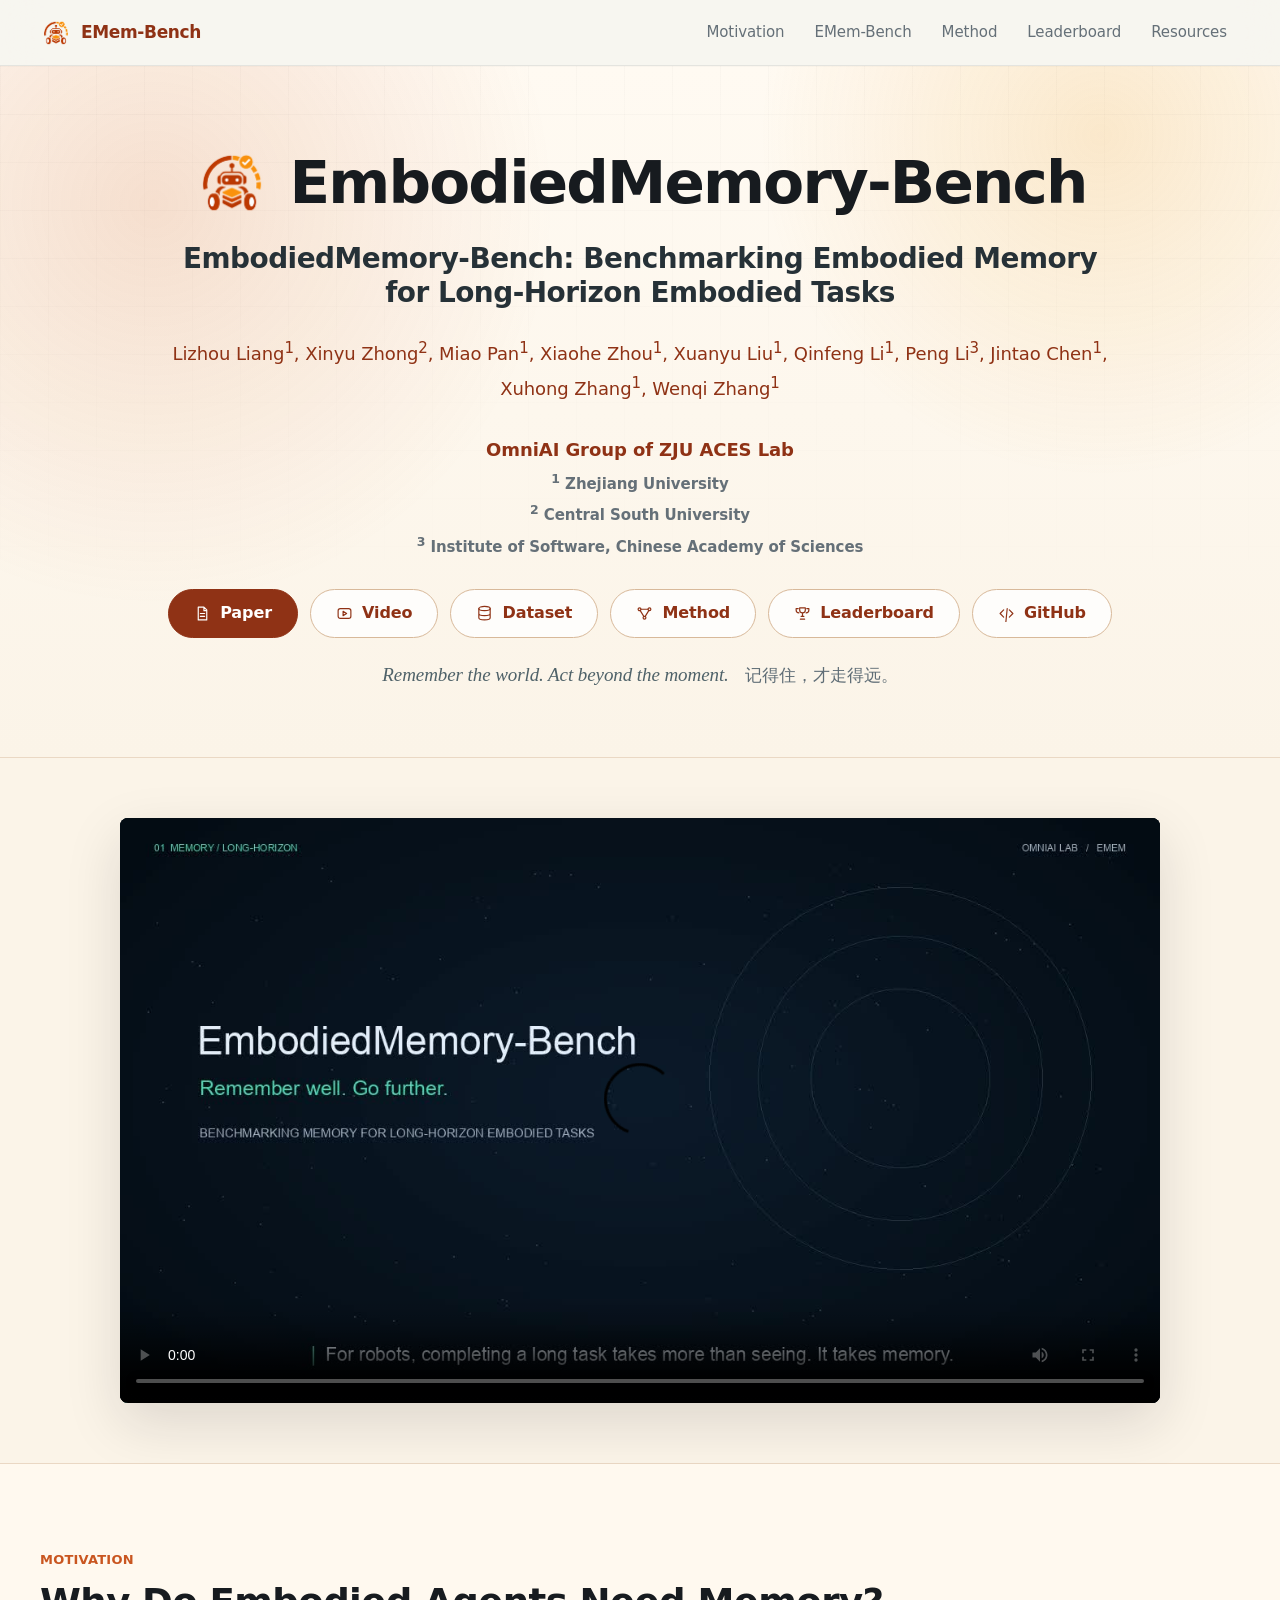
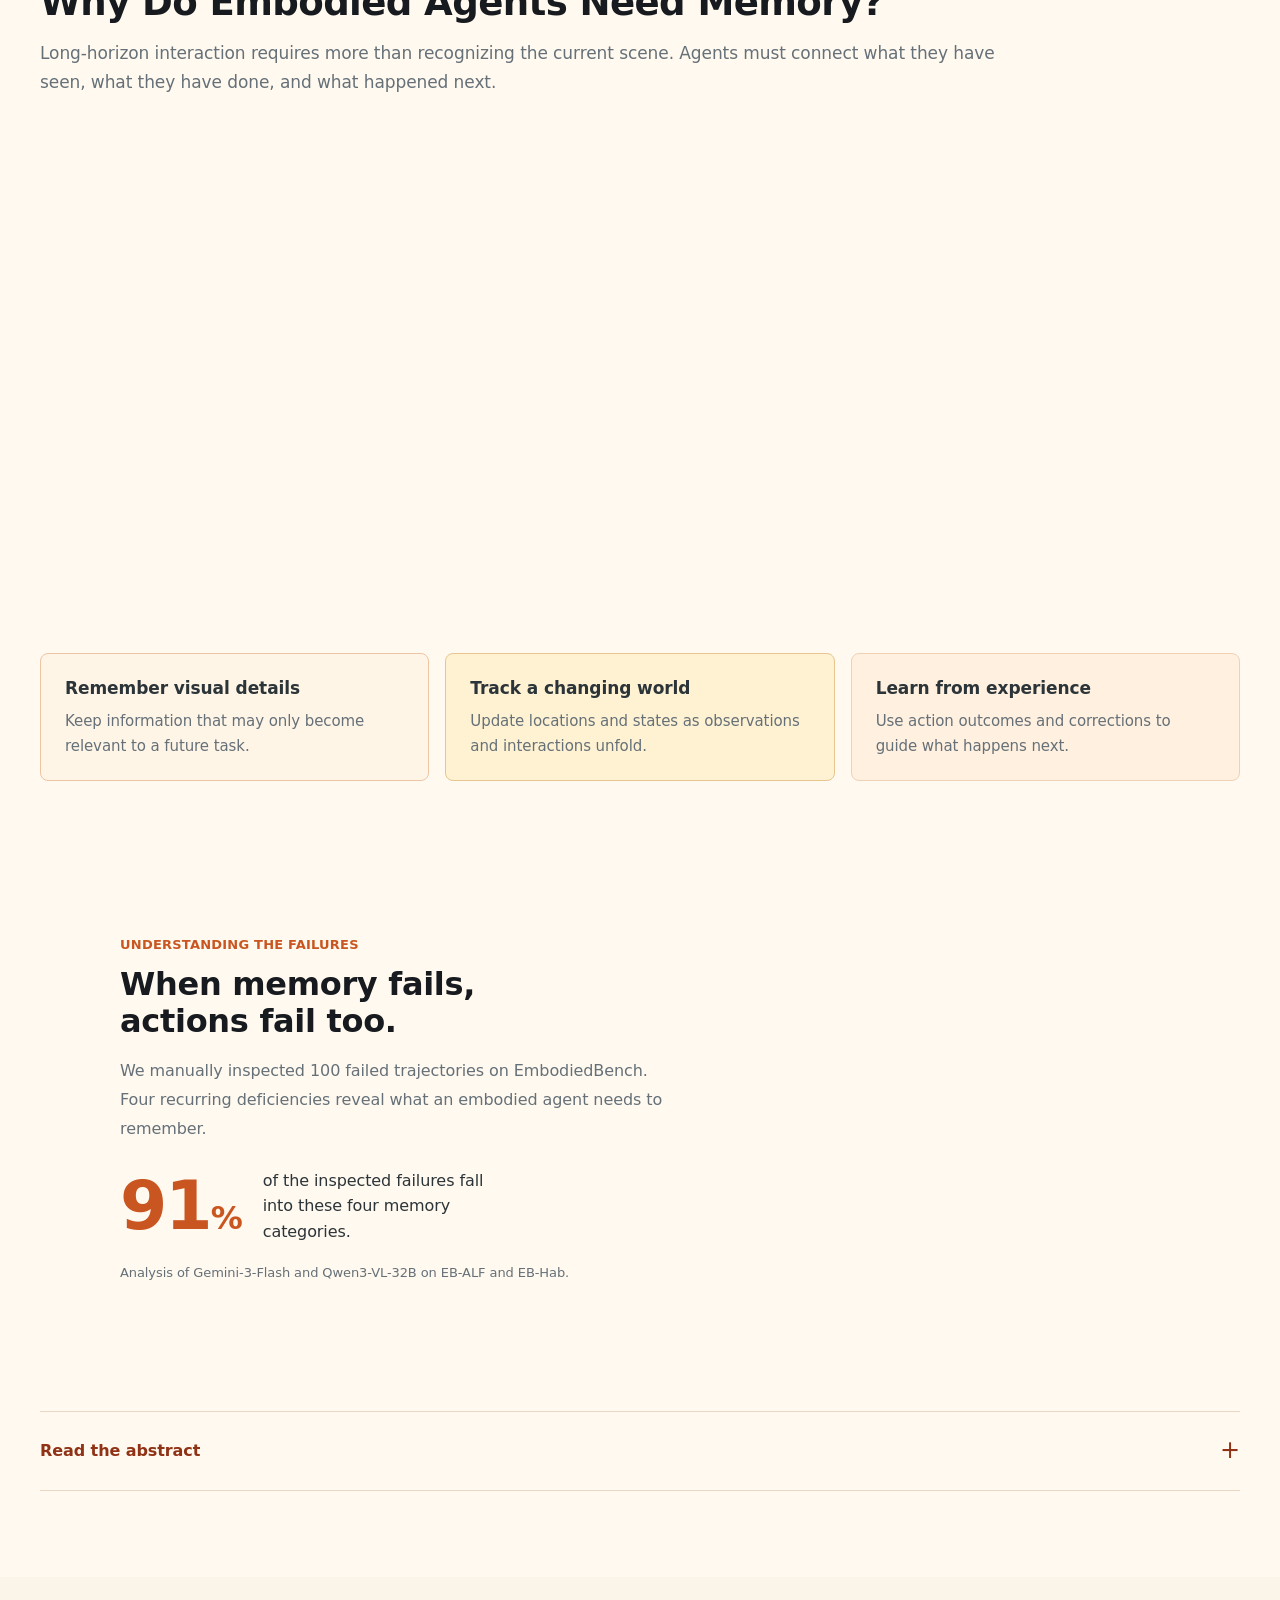
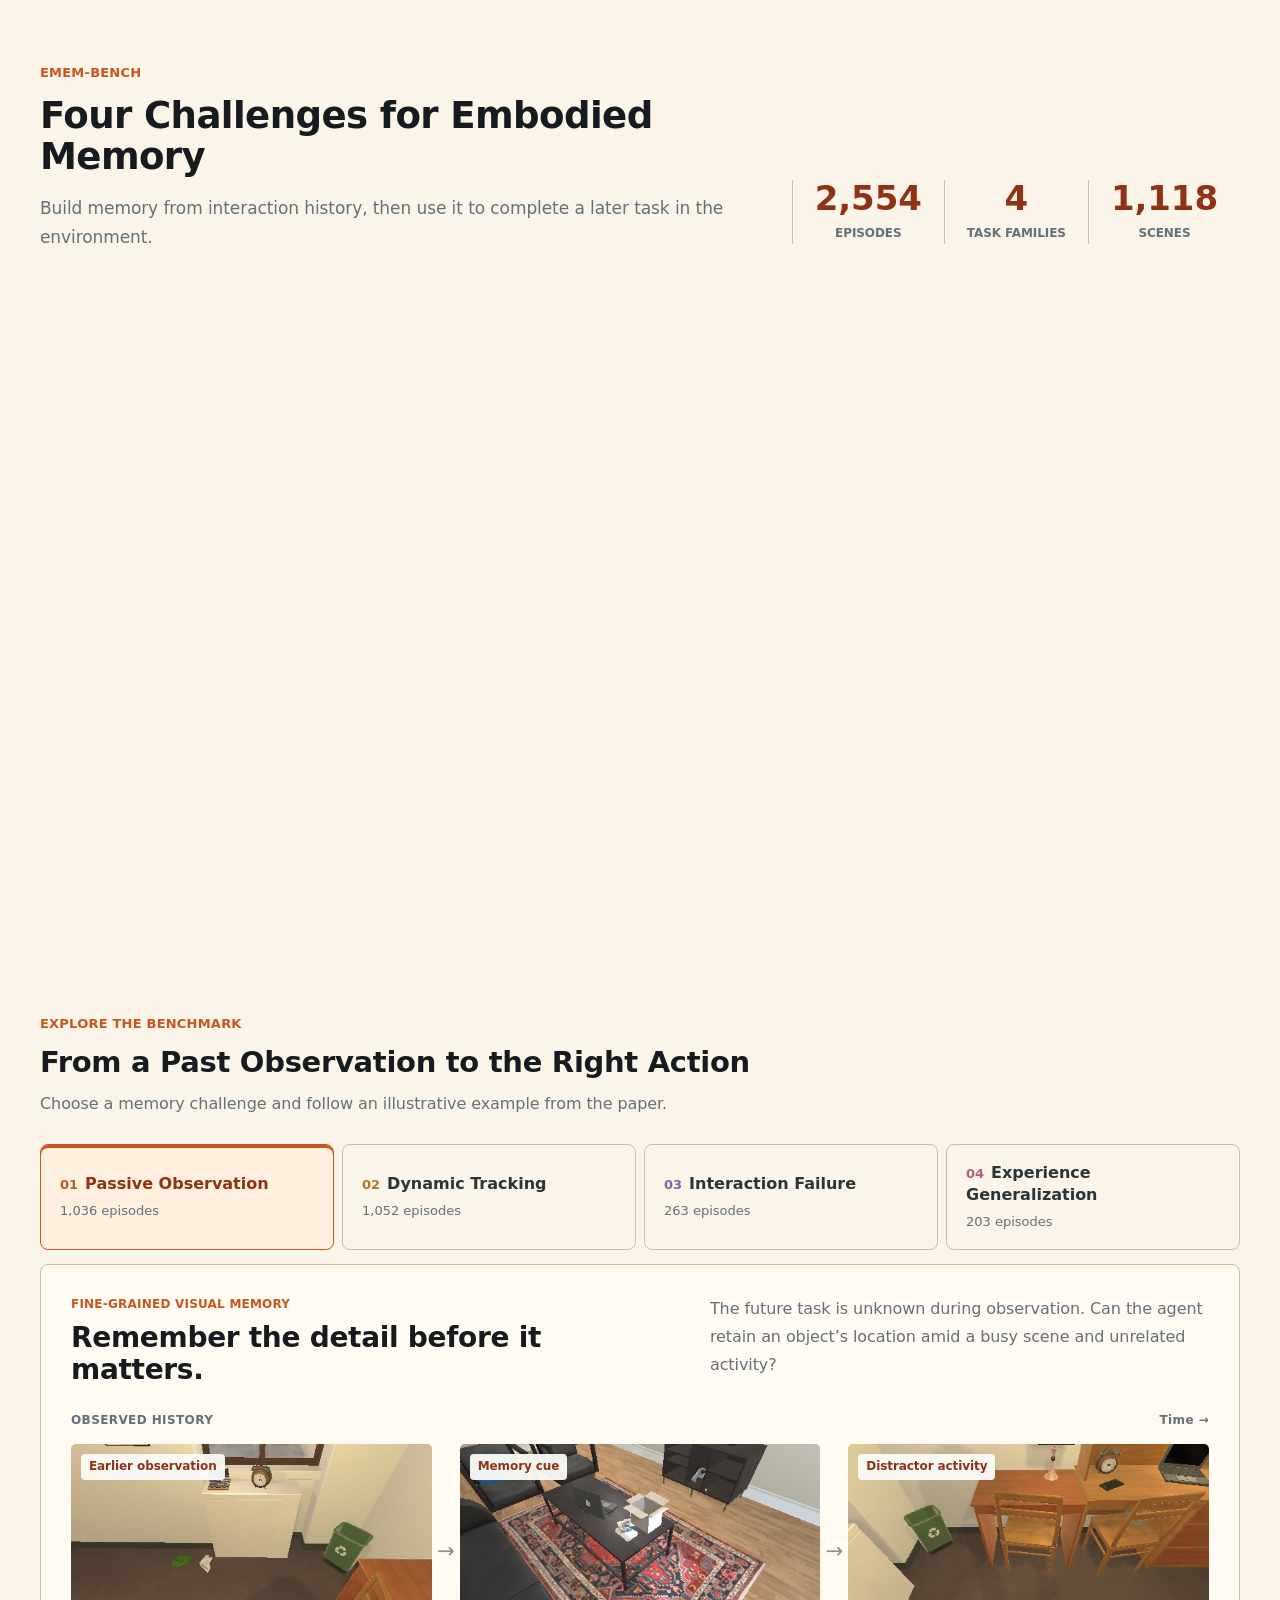
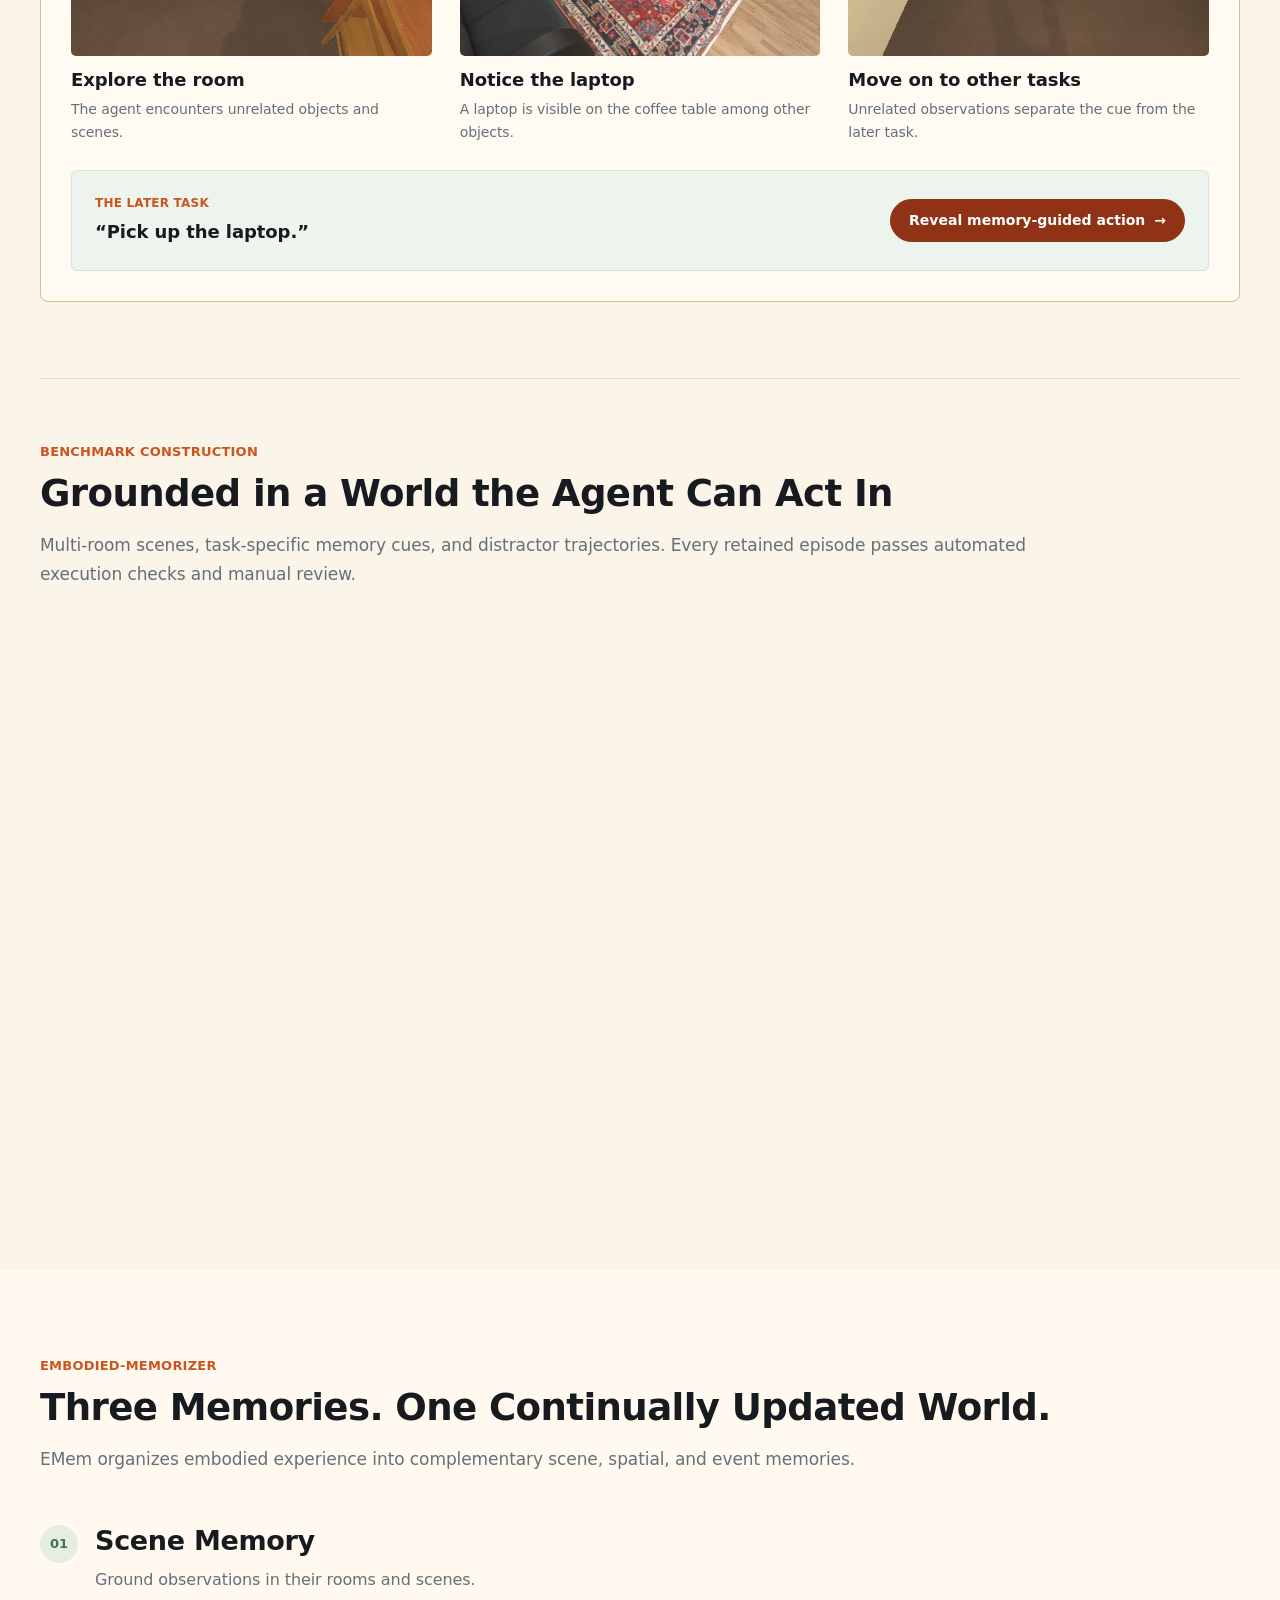
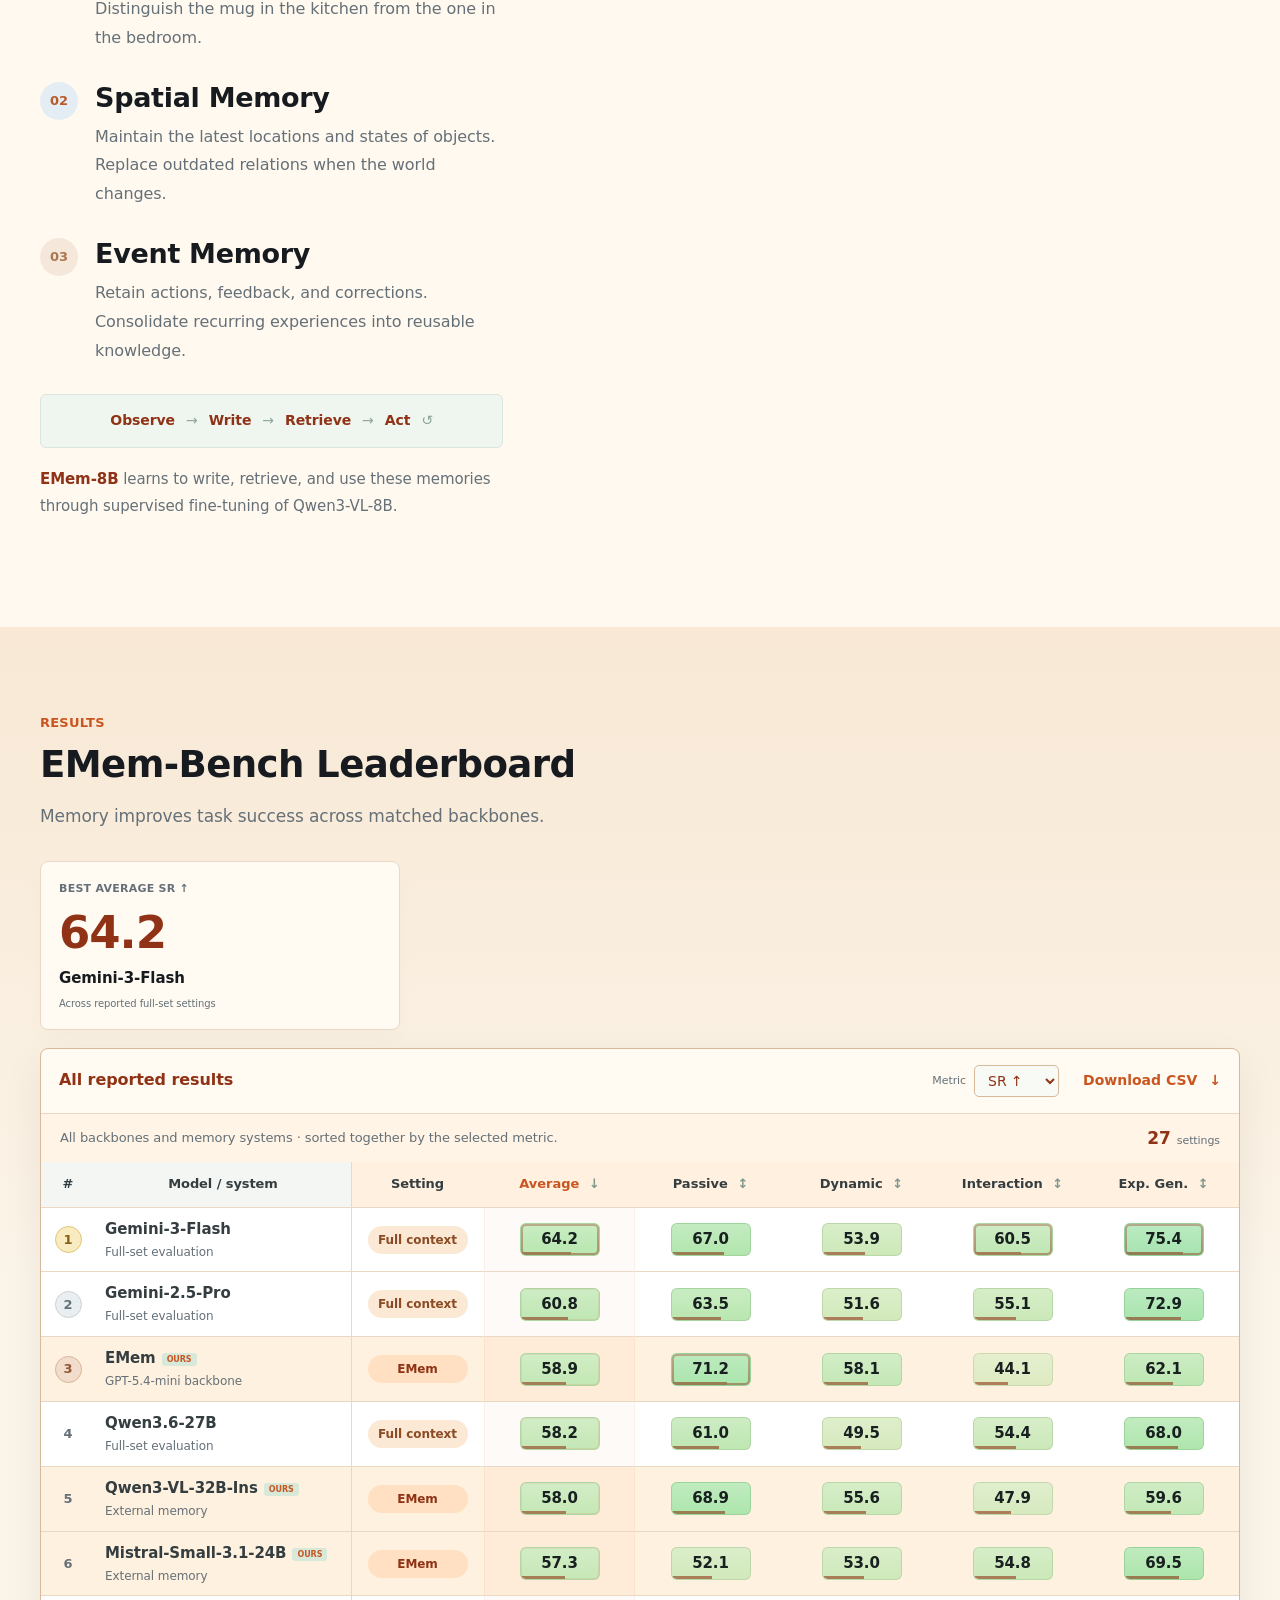
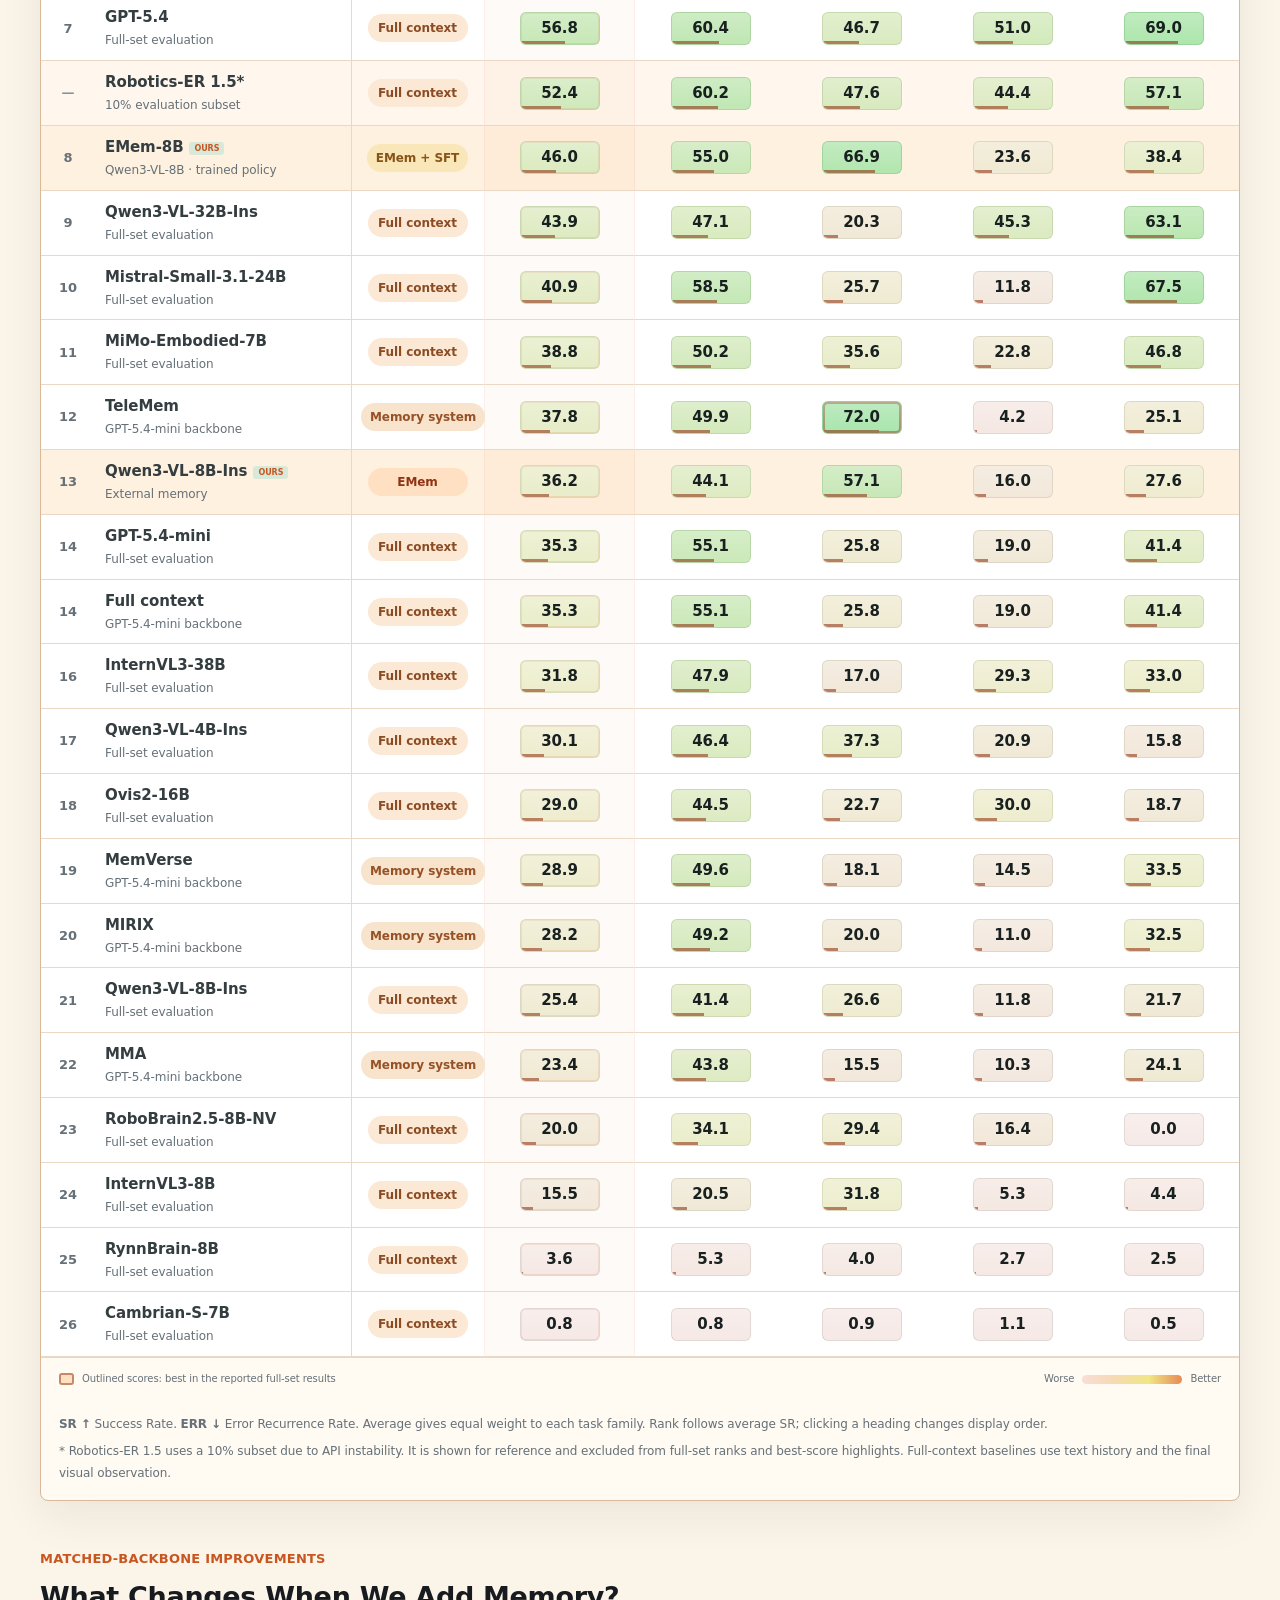
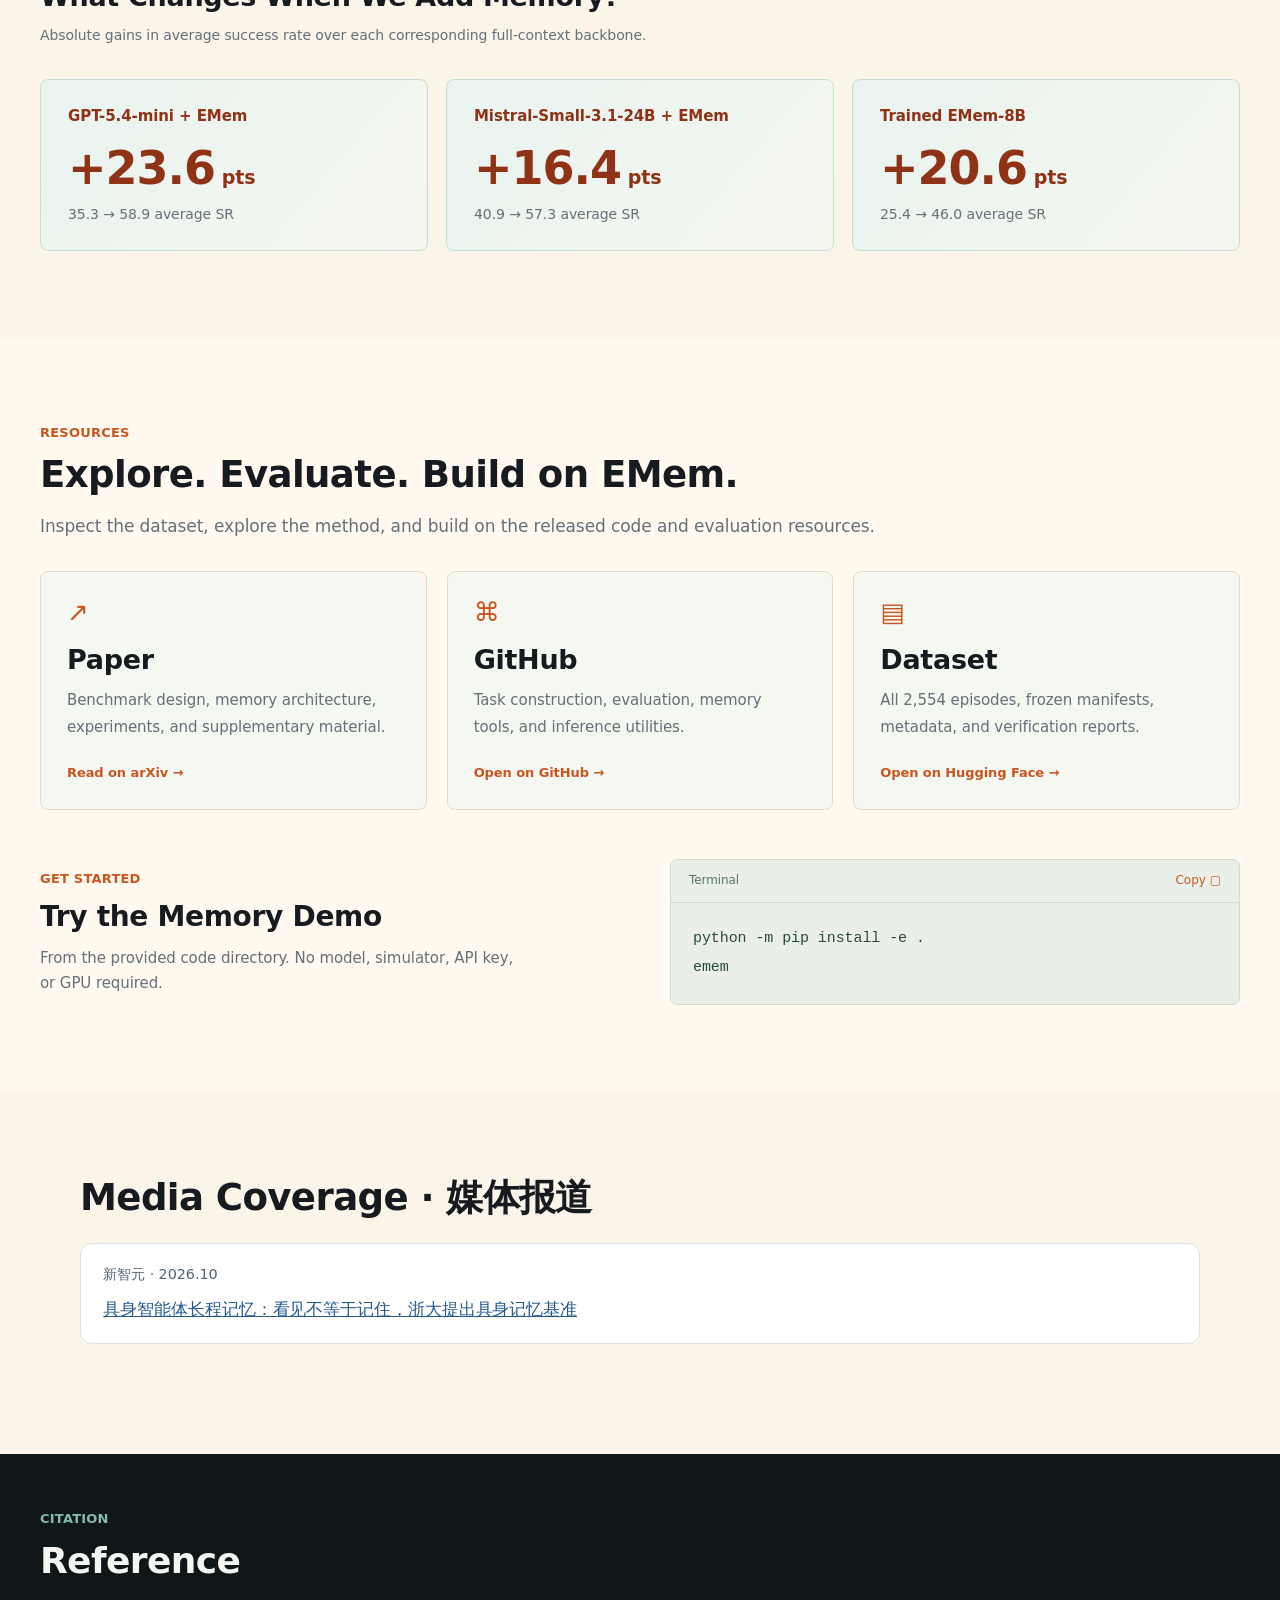
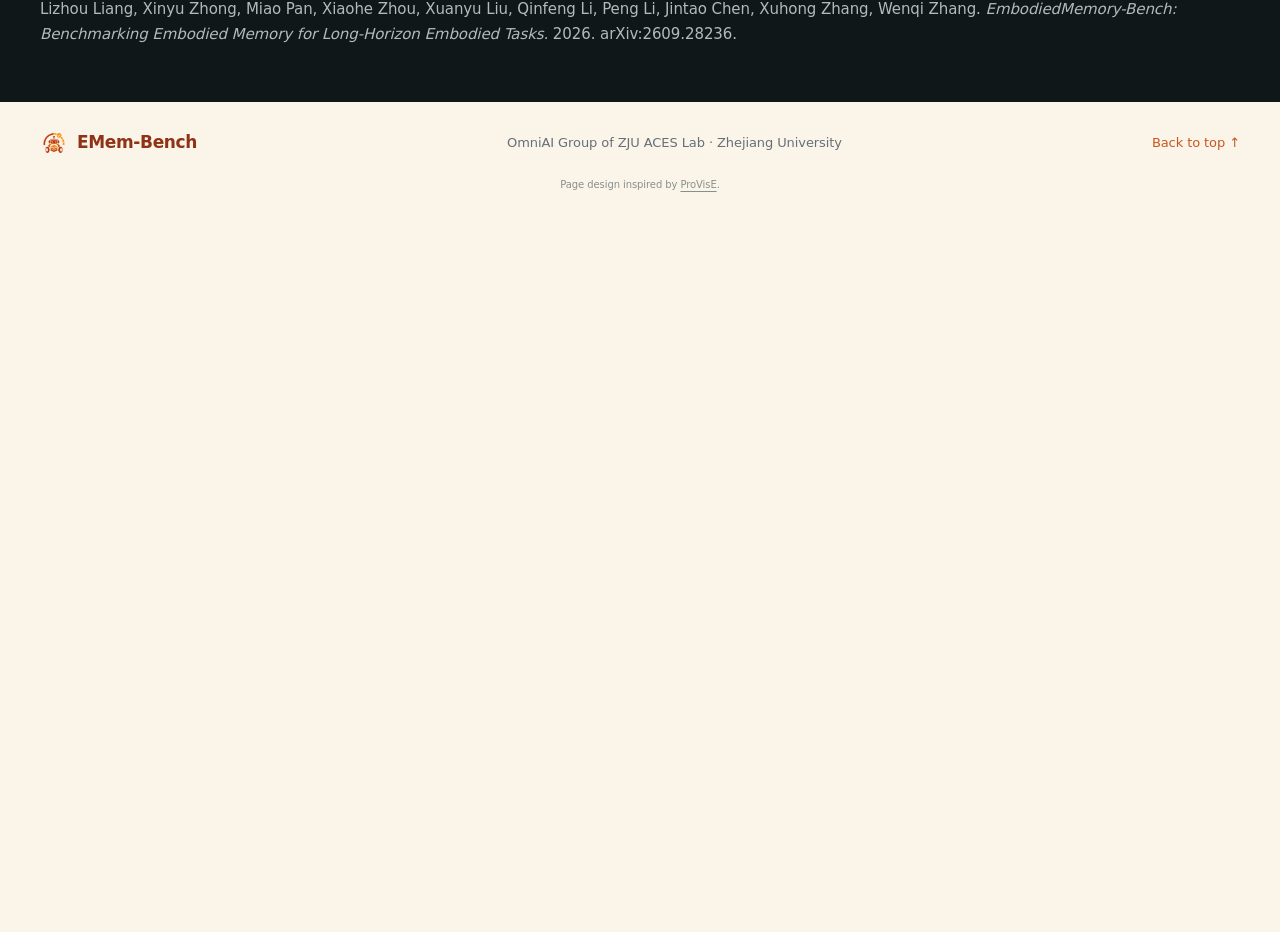
<file: docs/index.html>
<!doctype html>
<html lang="en"><head><meta charset="utf-8"><meta name="viewport" content="width=device-width, initial-scale=1"><meta http-equiv="refresh" content="0; url=EmbodiedMemoryBench/"><title>EmbodiedMemory-Bench</title></head><body><p><a href="EmbodiedMemoryBench/">Open the EmbodiedMemory-Bench project page</a></p></body></html>
</file>
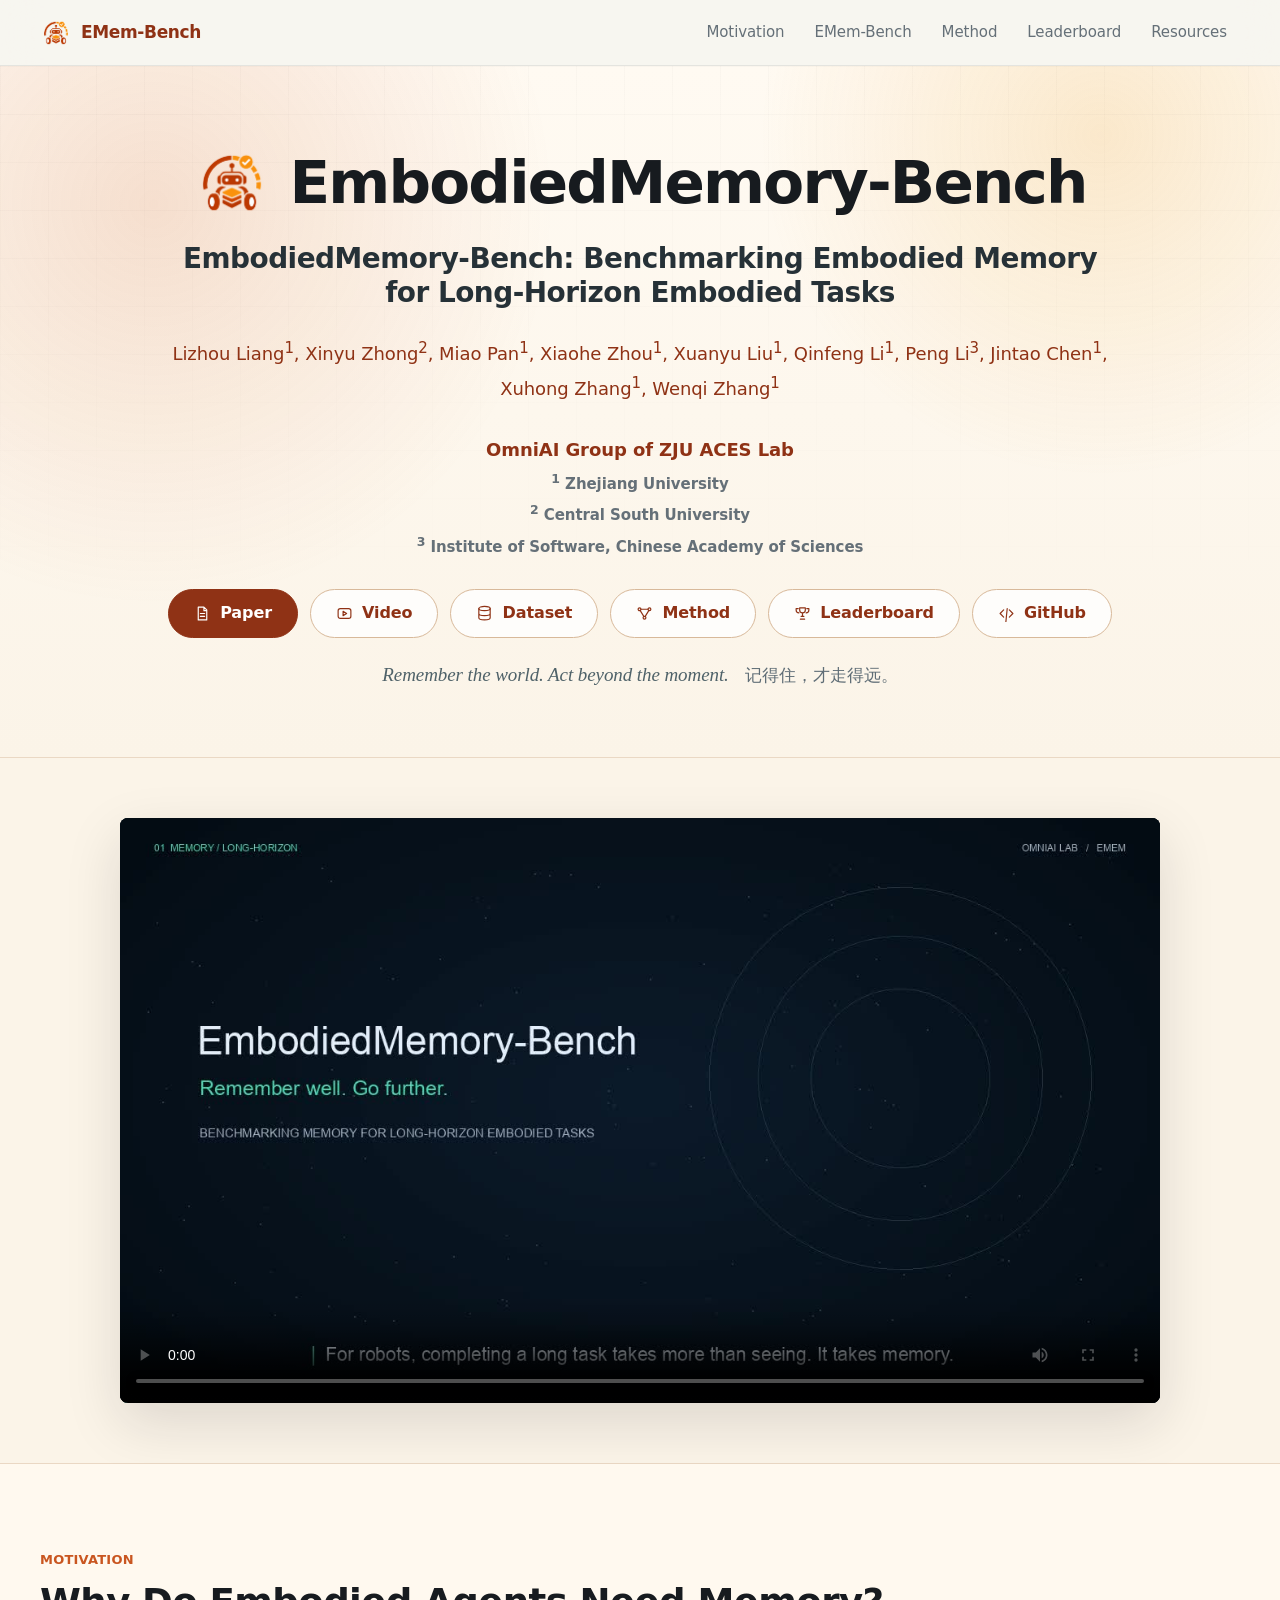
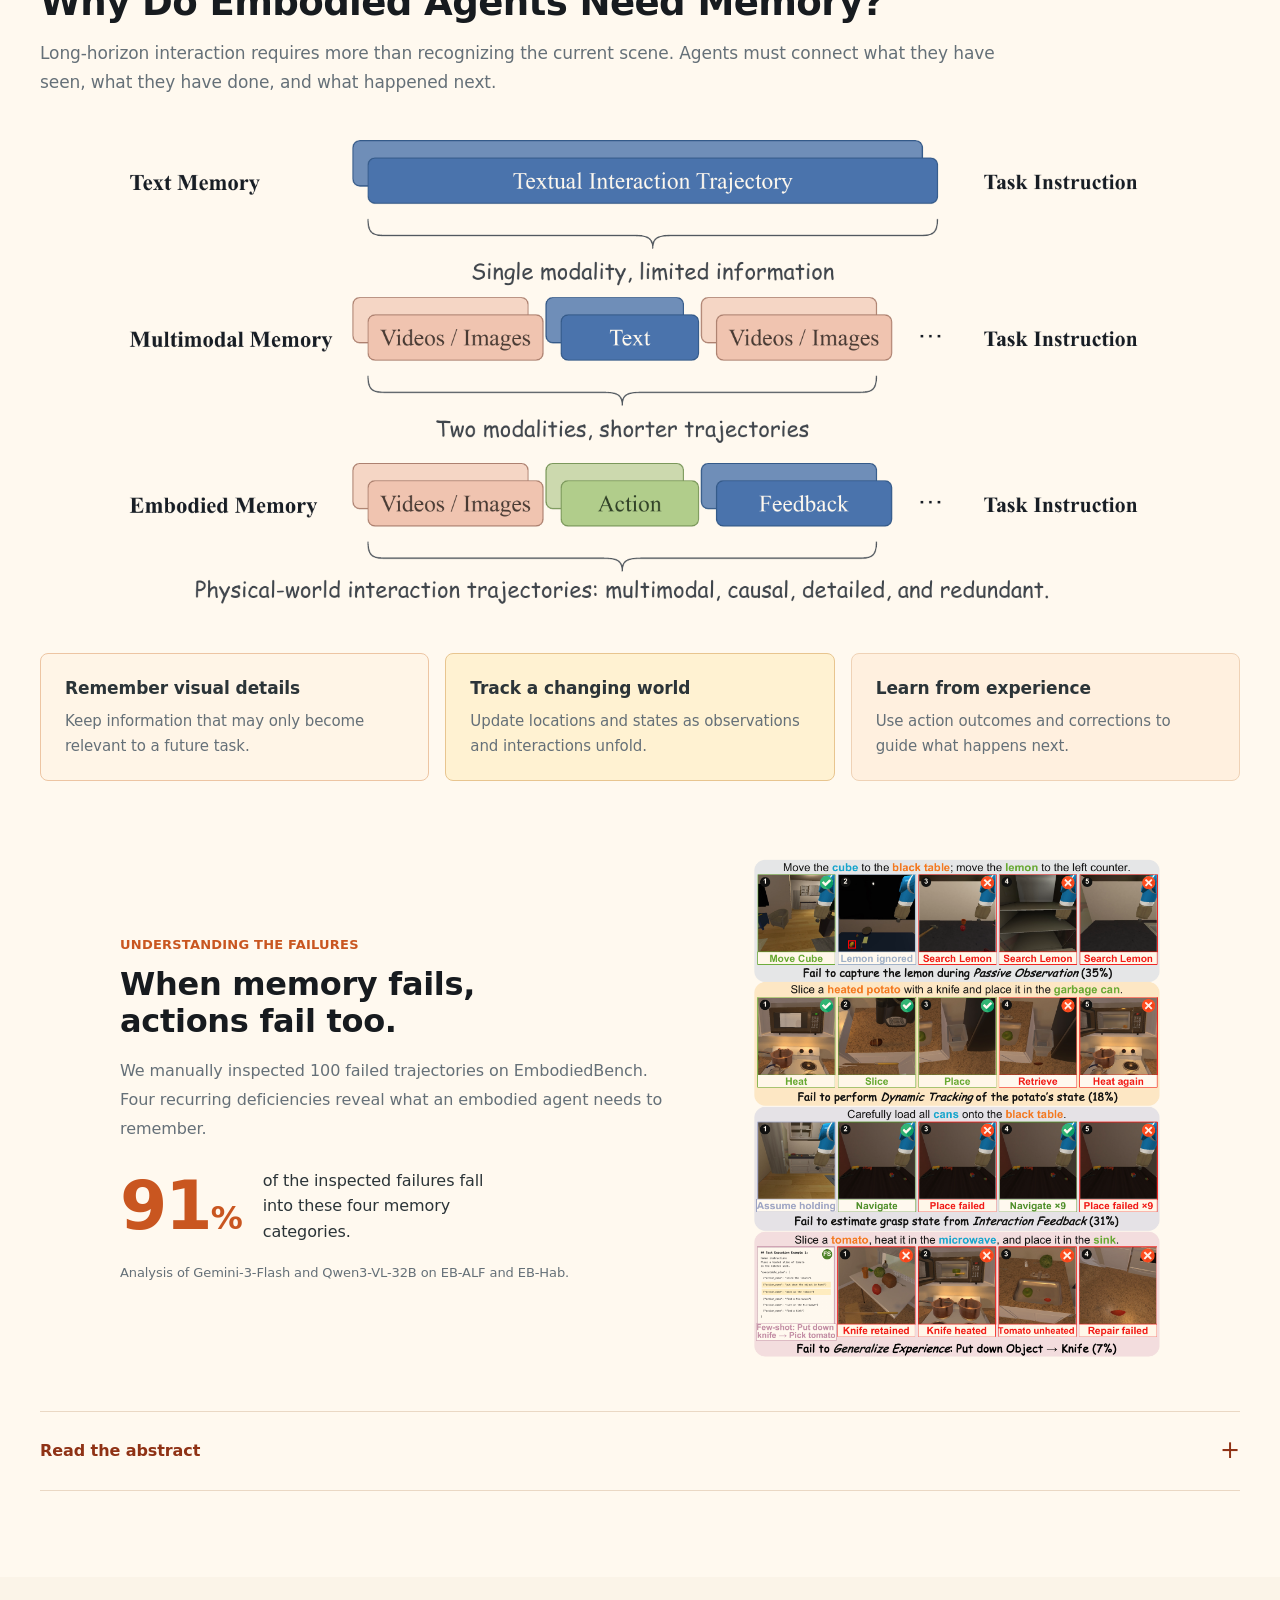
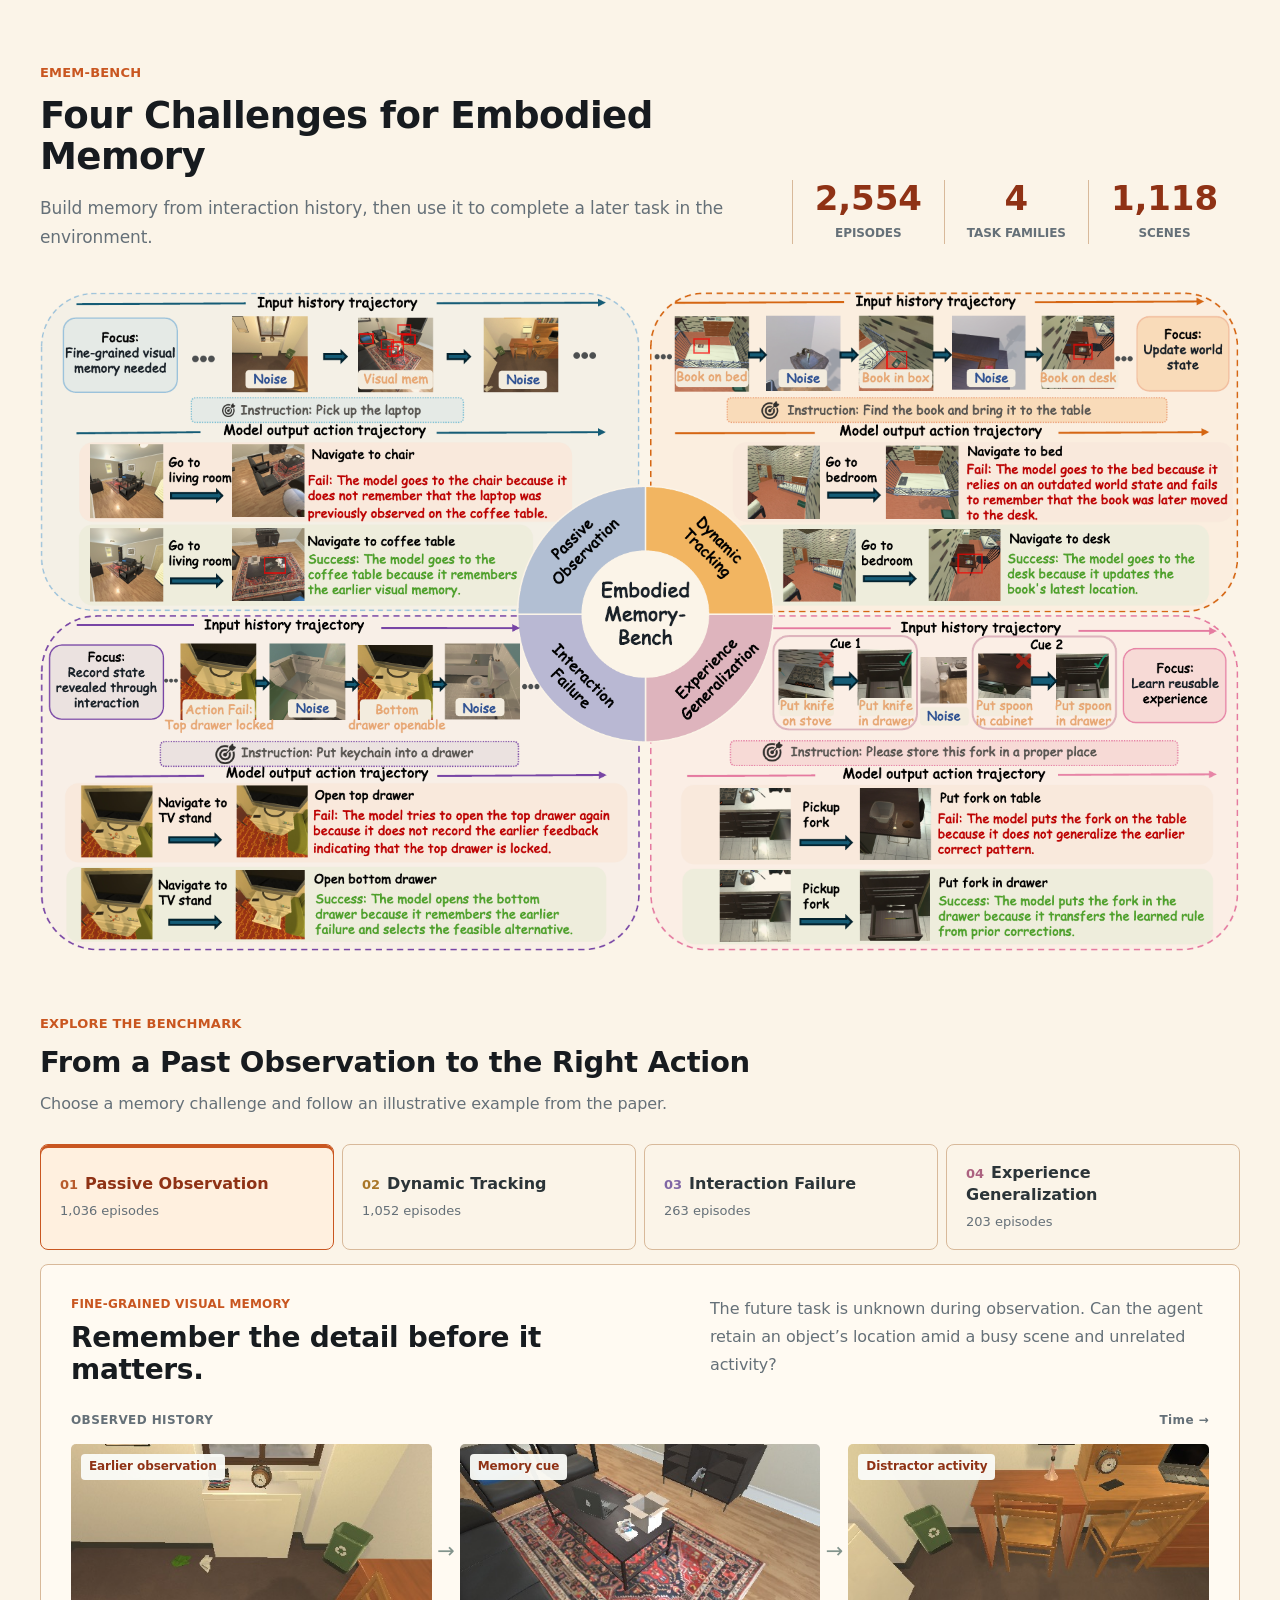
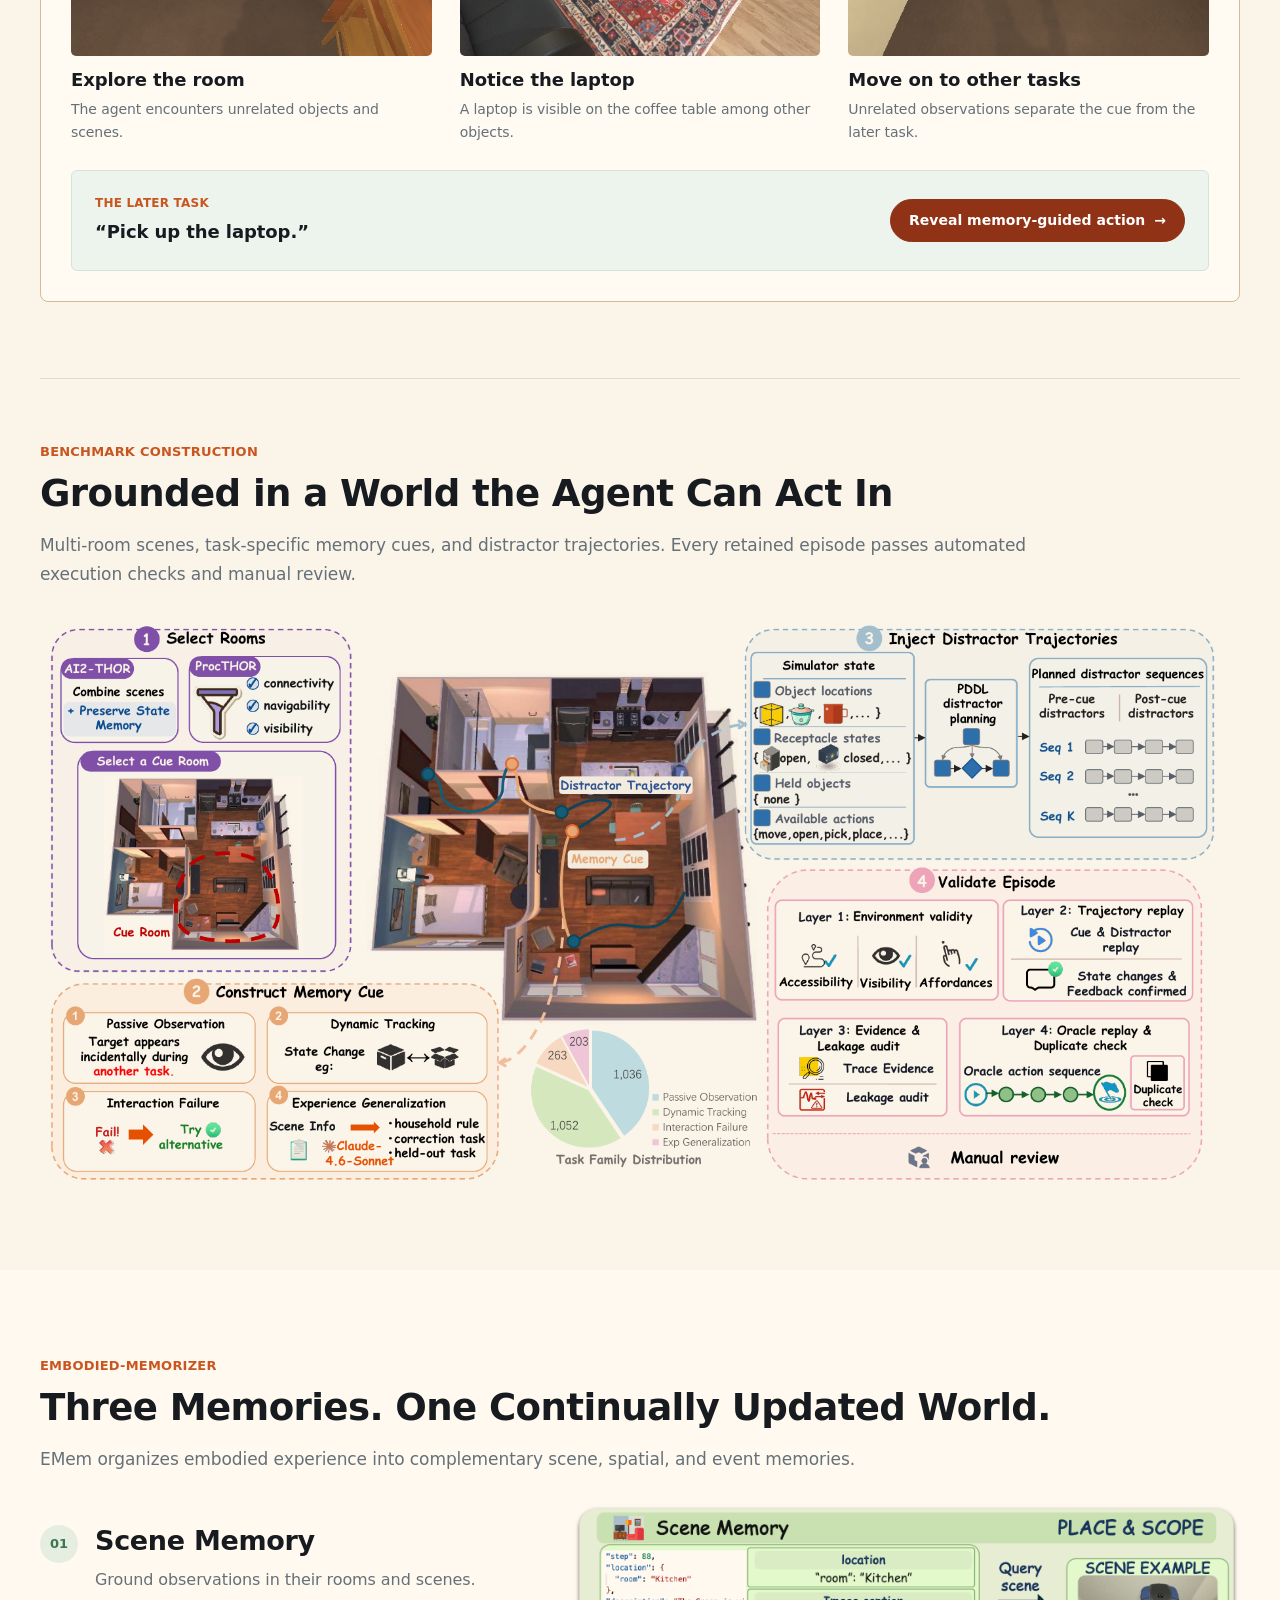
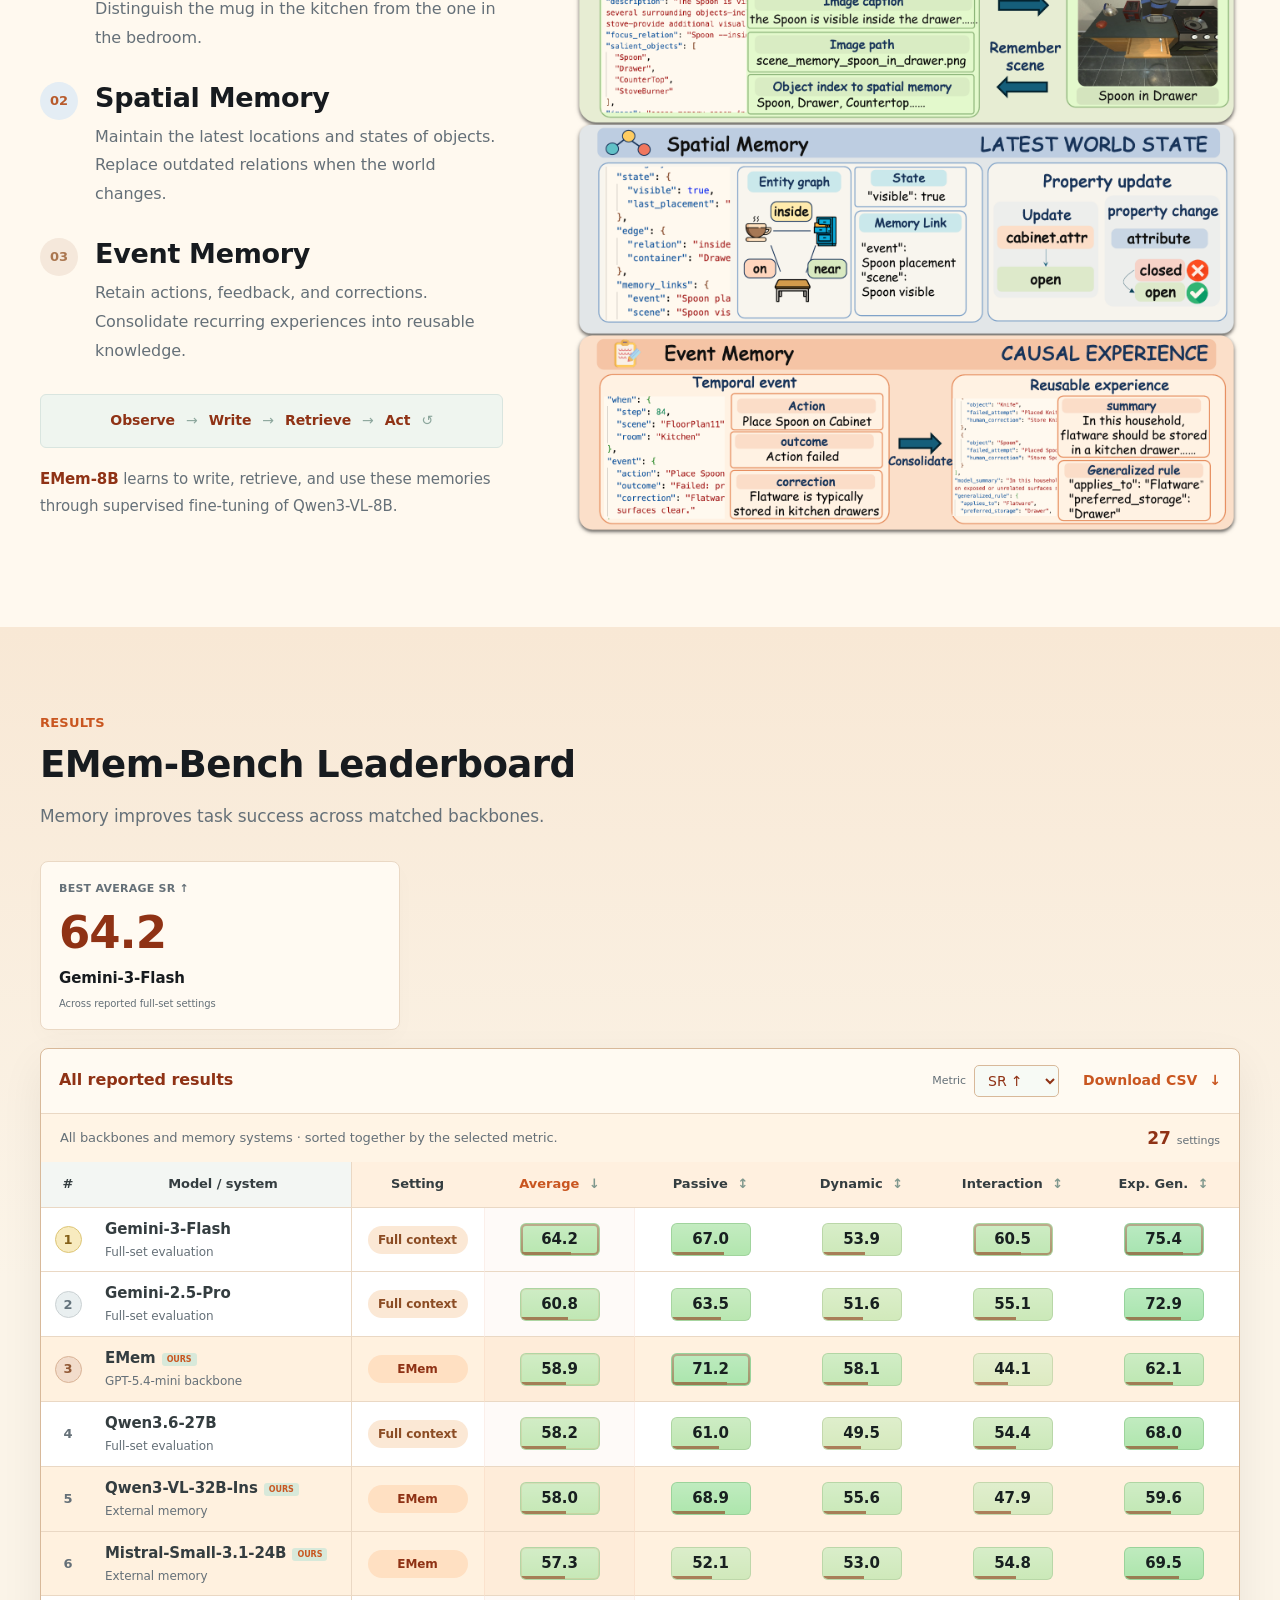
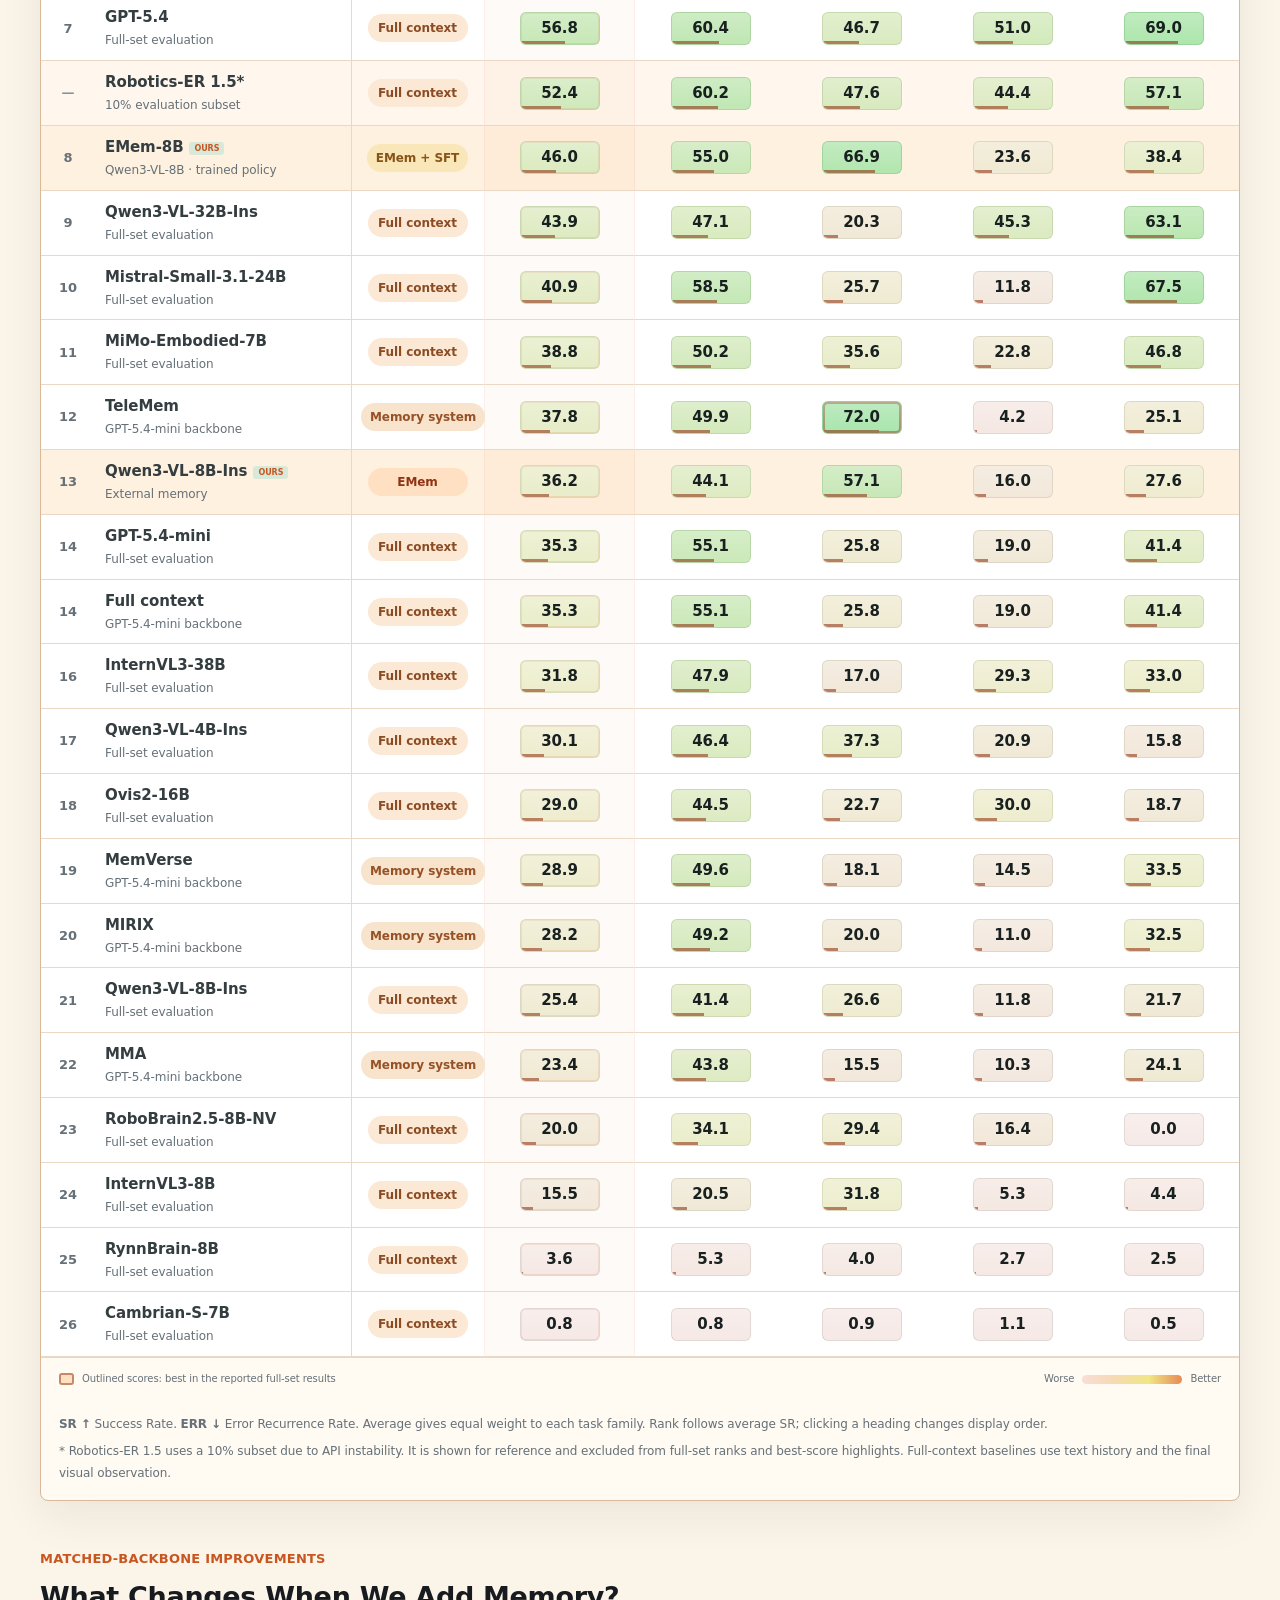
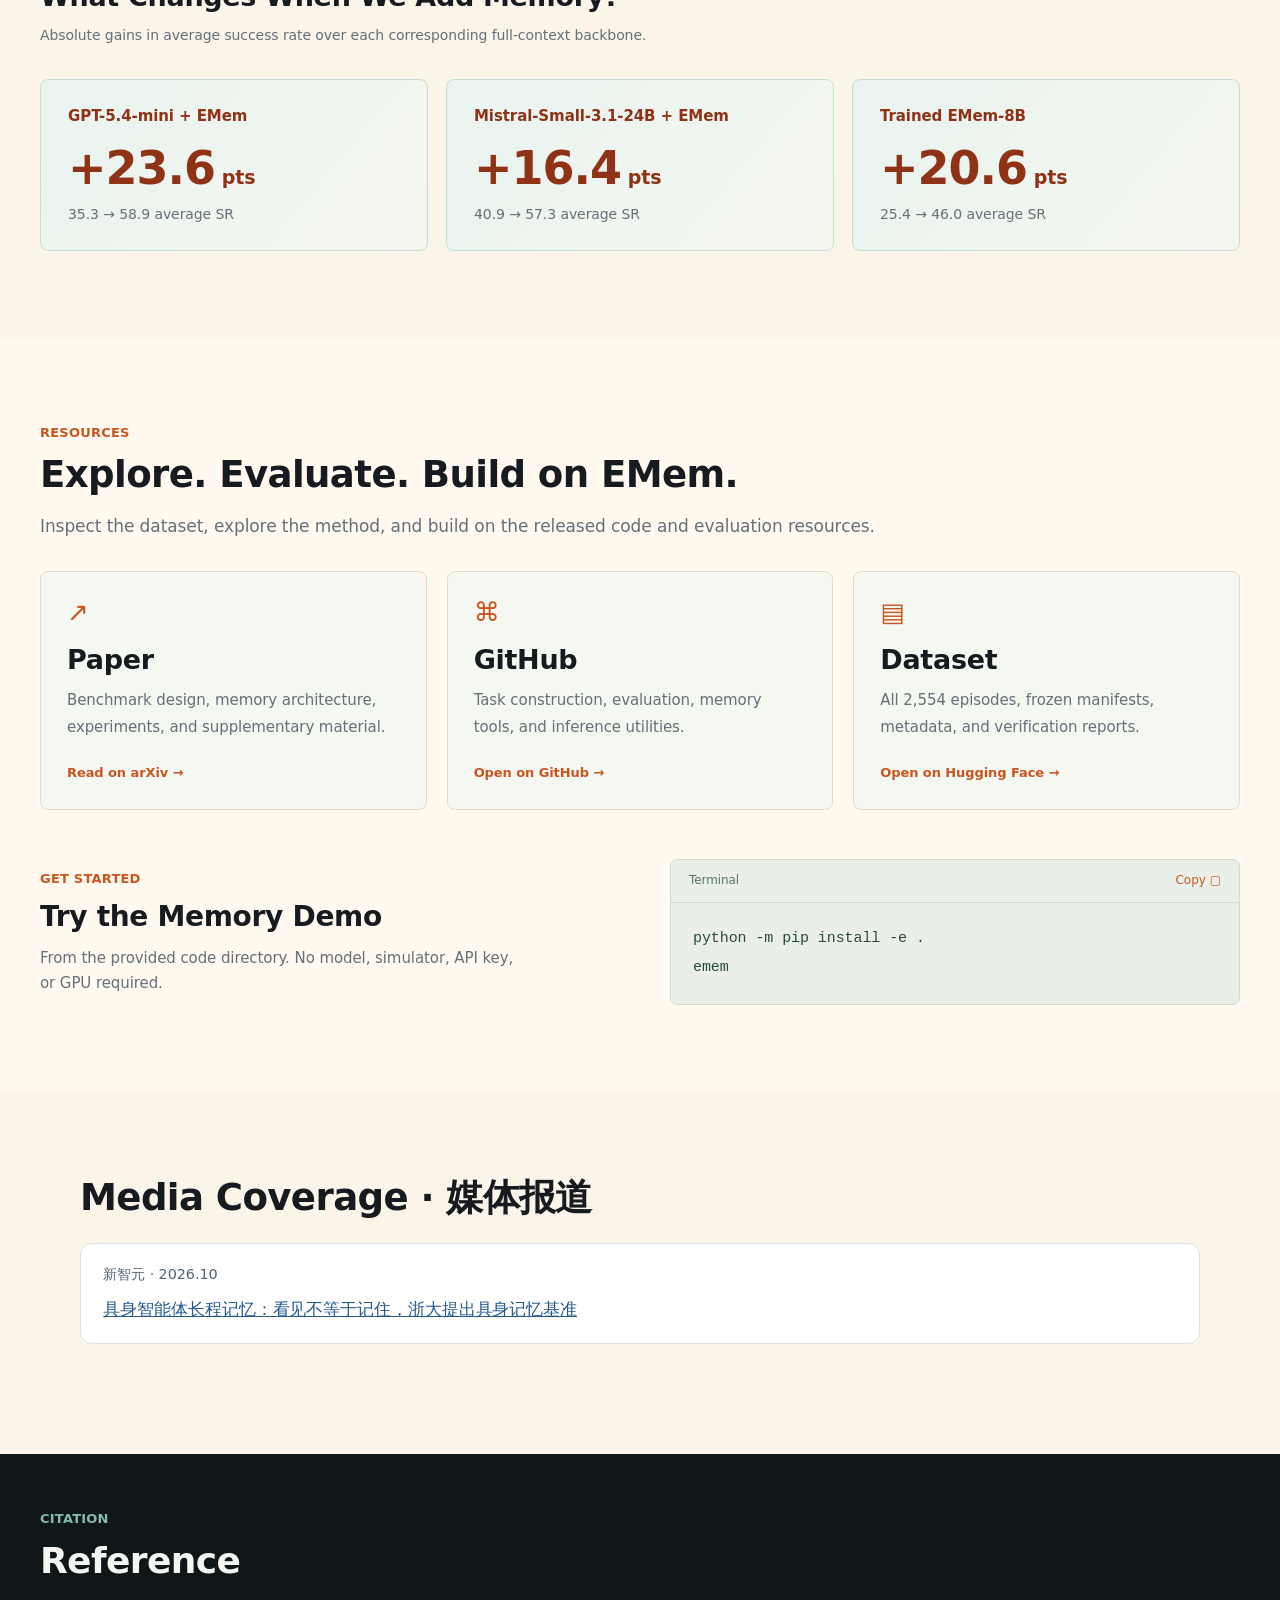
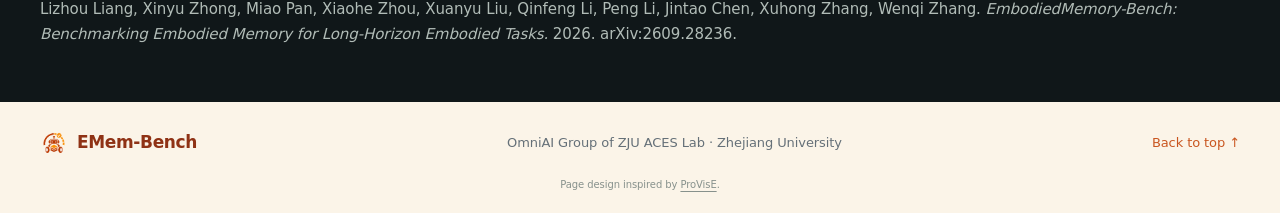
<file: docs/EmbodiedMemoryBench/index.html>
<!doctype html>
<html lang="en">
<head>
  <meta charset="utf-8">
  <meta name="viewport" content="width=device-width, initial-scale=1">
  <meta name="theme-color" content="#f7f6f0">
  <meta name="description" content="EmbodiedMemory-Bench: benchmarking embodied memory through 2,554 interactive episodes. Explore the benchmark and Embodied-Memorizer.">
  <title>EmbodiedMemory-Bench: Benchmarking Embodied Memory for Long-Horizon Embodied Tasks</title>
  <link rel="icon" href="assets/mark.png" type="image/png">
  <link rel="stylesheet" href="styles.css?v=authors-1">
  <link rel="stylesheet" href="results.css?v=warm-theme-1">
  <script src="results.js" defer></script>
  <script src="script.js?v=warm-theme-1" defer></script>
  <link rel="canonical" href="https://zju-omniai.github.io/Embodied-Omni/EmbodiedMemoryBench/">
</head>
<body>
<a class="skip-link" href="#main">Skip to content</a>
<header class="site-header"><div class="nav-wrap">
  <a class="brand" href="#top"><img src="assets/mark.png" width="32" height="32" alt=""><span>EMem-Bench</span></a>
  <button class="menu-toggle" aria-expanded="false" aria-controls="navigation" aria-label="Open navigation"><span></span><span></span></button>
  <nav id="navigation" aria-label="Main navigation"><a href="#motivation">Motivation</a><a href="#benchmark">EMem-Bench</a><a href="#method">Method</a><a href="#results">Leaderboard</a><a href="#resources">Resources</a></nav>
</div></header>
<main id="main">
  <section class="hero" id="top" aria-labelledby="hero-title"><div class="hero-content">
    <div class="hero-title-row"><img class="hero-logo" src="assets/mark.png" width="80" height="80" alt=""><h1 id="hero-title">EmbodiedMemory<span>-Bench</span></h1></div>
    <h2 class="paper-subtitle">EmbodiedMemory-Bench: Benchmarking Embodied Memory<br>for Long-Horizon Embodied Tasks</h2>
    <p class="hero-tagline">Remember the world. Act beyond the moment. <span>记得住，才走得远。</span></p>
    <p class="hero-authors"><span>Lizhou Liang<sup>1</sup></span>, <span>Xinyu Zhong<sup>2</sup></span>, <span>Miao Pan<sup>1</sup></span>, <span>Xiaohe Zhou<sup>1</sup></span>, <span>Xuanyu Liu<sup>1</sup></span>, <span>Qinfeng Li<sup>1</sup></span>, <span>Peng Li<sup>3</sup></span>, <span>Jintao Chen<sup>1</sup></span>, <span>Xuhong Zhang<sup>1</sup></span>, <span>Wenqi Zhang<sup>1</sup></span></p>
    <div class="affiliation"><strong>OmniAI Group of ZJU ACES Lab</strong><span><sup>1</sup> Zhejiang University</span><span><sup>2</sup> Central South University</span><span><sup>3</sup> Institute of Software, Chinese Academy of Sciences</span></div>
    <div class="hero-actions" aria-label="Project resources"><a class="button primary" href="https://arxiv.org/abs/2609.28236" target="_blank" rel="noopener"><svg viewBox="0 0 24 24" aria-hidden="true"><path d="M14 3H6v18h12V7l-4-4Zm0 0v5h4M9 12h6M9 16h6"/></svg>Paper</a><a class="button " href="#video"><svg viewBox="0 0 24 24" aria-hidden="true"><rect x="3" y="5" width="18" height="14" rx="3"/><path d="m10 9 5 3-5 3V9Z"/></svg>Video</a><a class="button " href="https://huggingface.co/datasets/lzLiang/EmbodiedMemoryBench" target="_blank" rel="noopener"><svg viewBox="0 0 24 24" aria-hidden="true"><ellipse cx="12" cy="5" rx="8" ry="3"/><path d="M4 5v7c0 4 16 4 16 0V5M4 12v6c0 4 16 4 16 0v-6"/></svg>Dataset</a><a class="button " href="#method"><svg viewBox="0 0 24 24" aria-hidden="true"><circle cx="5" cy="6" r="2"/><circle cx="19" cy="6" r="2"/><circle cx="12" cy="18" r="2"/><path d="m6 8 5 8m7-8-5 8M7 6h10"/></svg>Method</a><a class="button " href="#results"><svg viewBox="0 0 24 24" aria-hidden="true"><path d="M8 4h8v3a4 4 0 0 1-8 0zM6 5H3v2a4 4 0 0 0 4 4m11-6h3v2a4 4 0 0 1-4 4m-5 0v5m-3 4h6m-5-4h4"/></svg>Leaderboard</a><a class="button " href="https://github.com/ZJU-OmniAI/Embodied-Omni" target="_blank" rel="noopener"><svg viewBox="0 0 24 24" aria-hidden="true"><path d="m8 7-5 5 5 5m8-10 5 5-5 5m-3-12-2 20"/></svg>GitHub</a></div>
  </div></section>

  <section class="project-video-section" id="video" aria-label="Project overview video"><div class="project-video-frame">
    <video id="project-video" controls playsinline preload="metadata" poster="assets/video-poster-en.jpg" aria-label="EmbodiedMemory-Bench English overview video"><source src="assets/reference_video_en.mp4" type="video/mp4">Your browser does not support embedded video. <a href="assets/reference_video_en.mp4">Download the video</a>.</video>
  </div></section>

  <section class="section motivation-section" id="motivation" aria-labelledby="motivation-title"><div class="container">
    <div class="section-heading"><p class="eyebrow">Motivation</p><h2 id="motivation-title">Why Do Embodied Agents Need Memory?</h2><p>Long-horizon interaction requires more than recognizing the current scene. Agents must connect what they have seen, what they have done, and what happened next.</p></div>
    <figure class="paper-figure comparison-figure" id="figure-1"><button class="figure-zoom" data-zoom="assets/memory-comparison.png" data-caption="Figure 1 · Comparison of text-centric, multimodal, and embodied memory" aria-label="Enlarge Figure 1: Comparison of text-centric, multimodal, and embodied memory"><img src="assets/memory-comparison.png" alt="Comparison of text-centric, multimodal, and embodied memory" loading="eager" decoding="async"><span class="zoom-hint" aria-hidden="true">⤢</span></button></figure>
    <div class="insight-strip"><article><strong>Remember visual details</strong><p>Keep information that may only become relevant to a future task.</p></article><article><strong>Track a changing world</strong><p>Update locations and states as observations and interactions unfold.</p></article><article><strong>Learn from experience</strong><p>Use action outcomes and corrections to guide what happens next.</p></article></div>
    <div class="failure-layout"><div class="failure-copy"><p class="eyebrow">Understanding the failures</p><h3>When memory fails,<br>actions fail too.</h3><p>We manually inspected 100 failed trajectories on EmbodiedBench. Four recurring deficiencies reveal what an embodied agent needs to remember.</p><div class="failure-stat"><strong>91<span>%</span></strong><p>of the inspected failures fall into these four memory categories.</p></div><p class="study-context">Analysis of Gemini-3-Flash and Qwen3-VL-32B on EB-ALF and EB-Hab.</p></div>
    <figure class="paper-figure failure-figure" id="figure-2"><button class="figure-zoom" data-zoom="assets/memory-failures.png" data-caption="Figure 2 · Primary errors in 100 failed EmbodiedBench trajectories" aria-label="Enlarge Figure 2: Primary errors in 100 failed EmbodiedBench trajectories"><img src="assets/memory-failures.png" alt="Primary errors in 100 failed EmbodiedBench trajectories" loading="eager" decoding="async"><span class="zoom-hint" aria-hidden="true">⤢</span></button></figure></div>
    <details class="abstract"><summary>Read the abstract <span aria-hidden="true">+</span></summary><p>Long-horizon embodied interaction requires agents to retain and continually update information about the environment as they observe, act, and encounter change. Yet current agents struggle to maintain such memory reliably. Our analysis traces this limitation to four key deficiencies: weak fine-grained visual memory, unreliable dynamic world-state tracking, failing to record world state revealed by interaction outcomes, and limited generalization from prior experience. However, existing benchmarks do not directly assess these memory capabilities during long-horizon embodied interaction. To address this gap, we introduce <strong>EmbodiedMemory-Bench (EMem-Bench)</strong>, comprising 2,554 interactive episodes across four task families. EMem-Bench requires agents to build and update memory from interaction history, then use it to complete a later task by acting in the environment. We further present <strong>Embodied-Memorizer (EMem)</strong>, an external memory system that organizes embodied experience into spatial, event, and scene memories. We also train EMem-8B, an 8B policy that manages and uses these memories. We evaluate a diverse range of open-source and proprietary MLLMs and representative multimodal memory systems. Results show that current models remain weak and uneven across the four challenges. Under matched backbones, EMem achieves the best overall performance among the evaluated memory systems and improves both open-source and proprietary models, while EMem-8B further improves over its backbone.</p></details>
  </div></section>

  <section class="section benchmark-section" id="benchmark" aria-labelledby="benchmark-title"><div class="container">
    <div class="benchmark-intro"><div class="section-heading"><p class="eyebrow">EMem-Bench</p><h2 id="benchmark-title">Four Challenges for Embodied Memory</h2><p>Build memory from interaction history, then use it to complete a later task in the environment.</p></div><div class="benchmark-metrics" aria-label="Benchmark statistics"><div><strong>2,554</strong><span>Episodes</span></div><div><strong>4</strong><span>Task families</span></div><div><strong>1,118</strong><span>Scenes</span></div></div></div>
    <figure class="paper-figure benchmark-overview" id="figure-3"><button class="figure-zoom" data-zoom="assets/task-overview.png" data-caption="Figure 3 · Overview of EMem-Bench and its four task families" aria-label="Enlarge Figure 3: Overview of EMem-Bench and its four task families"><img src="assets/task-overview.png" alt="Overview of EMem-Bench and its four task families" loading="eager" decoding="async"><span class="zoom-hint" aria-hidden="true">⤢</span></button></figure>
    <div class="explorer-heading" id="examples"><p class="eyebrow">Explore the benchmark</p><h3>From a Past Observation to the Right Action</h3><p>Choose a memory challenge and follow an illustrative example from the paper.</p></div>
        <div class="family-tabs" role="tablist" aria-label="Memory task families">
      <button class="family-tab blue" id="tab-po" role="tab" aria-selected="true" aria-controls="family-panel" data-family="po"><span>01</span>Passive Observation<small>1,036 episodes</small></button>
      <button class="family-tab amber" id="tab-dt" role="tab" aria-selected="false" aria-controls="family-panel" tabindex="-1" data-family="dt"><span>02</span>Dynamic Tracking<small>1,052 episodes</small></button>
      <button class="family-tab violet" id="tab-if" role="tab" aria-selected="false" aria-controls="family-panel" tabindex="-1" data-family="if"><span>03</span>Interaction Failure<small>263 episodes</small></button>
      <button class="family-tab rose" id="tab-eg" role="tab" aria-selected="false" aria-controls="family-panel" tabindex="-1" data-family="eg"><span>04</span>Experience Generalization<small>203 episodes</small></button>
    </div>
    <div class="family-panel" id="family-panel" role="tabpanel" aria-labelledby="tab-po" tabindex="0">
      <div class="example-intro"><div><p class="eyebrow" id="family-skill">FINE-GRAINED VISUAL MEMORY</p><h3 id="family-title">Remember the detail before it matters.</h3></div><p id="family-description">The future task is unknown during observation. Can the agent retain an object’s location amid a busy scene and unrelated activity?</p></div>
      <div class="trace-label"><span>OBSERVED HISTORY</span><span>Time →</span></div>
      <div class="trace-grid" id="trace-grid"></div>
      <div class="task-answer"><div><span class="eyebrow">THE LATER TASK</span><p id="task-instruction"></p></div><div class="answer-wrap"><button id="reveal-answer" class="button primary" aria-expanded="false" aria-controls="answer-content">Reveal memory-guided action <span aria-hidden="true">→</span></button><div id="answer-content" hidden><span class="answer-check" aria-hidden="true">✓</span><p id="answer-text"></p></div></div></div>
    </div>

    <div class="construction" id="construction"><div class="section-heading"><p class="eyebrow">Benchmark construction</p><h2>Grounded in a World the Agent Can Act In</h2><p>Multi-room scenes, task-specific memory cues, and distractor trajectories. Every retained episode passes automated execution checks and manual review.</p></div>
    <figure class="paper-figure construction-figure" id="figure-4"><button class="figure-zoom" data-zoom="assets/construction.png" data-caption="Figure 4 · Construction pipeline of EMem-Bench" aria-label="Enlarge Figure 4: Construction pipeline of EMem-Bench"><img src="assets/construction.png" alt="Construction pipeline of EMem-Bench" loading="eager" decoding="async"><span class="zoom-hint" aria-hidden="true">⤢</span></button></figure></div>
  </div></section>

  <section class="section method-section" id="method" aria-labelledby="method-title"><div class="container">
    <div class="section-heading"><p class="eyebrow">Embodied-Memorizer</p><h2 id="method-title">Three Memories. One Continually Updated World.</h2><p>EMem organizes embodied experience into complementary scene, spatial, and event memories.</p></div>
    <div class="method-layout"><div class="method-copy">
      <article class="memory-item scene-memory"><span class="memory-number">01</span><div><h3>Scene Memory</h3><p>Ground observations in their rooms and scenes. Distinguish the mug in the kitchen from the one in the bedroom.</p></div></article>
      <article class="memory-item spatial-memory"><span class="memory-number">02</span><div><h3>Spatial Memory</h3><p>Maintain the latest locations and states of objects. Replace outdated relations when the world changes.</p></div></article>
      <article class="memory-item event-memory"><span class="memory-number">03</span><div><h3>Event Memory</h3><p>Retain actions, feedback, and corrections. Consolidate recurring experiences into reusable knowledge.</p></div></article>
      <div class="memory-loop"><span>Observe</span><b>→</b><span>Write</span><b>→</b><span>Retrieve</span><b>→</b><span>Act</span><b>↺</b></div>
      <p class="training-note"><strong>EMem-8B</strong> learns to write, retrieve, and use these memories through supervised fine-tuning of Qwen3-VL-8B.</p>
    </div><figure class="paper-figure architecture" id="figure-6"><button class="figure-zoom" data-zoom="assets/architecture.png" data-caption="Figure 6 · Embodied-Memorizer architecture" aria-label="Enlarge Figure 6: Embodied-Memorizer architecture"><img src="assets/architecture.png" alt="Embodied-Memorizer architecture" loading="eager" decoding="async"><span class="zoom-hint" aria-hidden="true">⤢</span></button></figure></div>
  </div></section>

  <section class="section results-section" id="results" aria-labelledby="results-title"><div class="container">
    <div class="section-heading"><p class="eyebrow">Results</p><h2 id="results-title">EMem-Bench Leaderboard</h2><p>Memory improves task success across matched backbones.</p></div>
    <div id="results-summary" class="results-summary" aria-label="Best reported full-set result"></div>
    <div class="leaderboard result-panel">
      <div class="table-controls"><p class="all-results-label">All reported results</p><div class="table-actions"><label class="metric-label">Metric <select id="metric-select"><option value="sr">SR ↑</option><option value="err">ERR ↓</option></select></label><button class="text-button" id="download-results">Download CSV <span aria-hidden="true">↓</span></button></div></div>
      <div class="results-context-row"><p class="table-context" id="table-context"></p><p id="result-count" class="result-count" aria-live="polite"></p></div>
      <div class="table-scroll" tabindex="0" role="region" aria-label="Scrollable ranked benchmark results"><table class="ranked-results"><caption class="sr-only">EMem-Bench paper results. Rank is based on the average selected metric among full-set settings. Column headings sort the displayed rows.</caption><colgroup><col class="rank-col"><col class="model-col"><col class="setting-col"><col class="metric-col" span="5"></colgroup><thead><tr><th scope="col" title="Rank by average selected metric">#</th><th scope="col">Model / system</th><th scope="col">Setting</th><th scope="col" aria-sort="descending"><button data-sort="0">Average <span>↓</span></button></th><th scope="col"><button data-sort="1">Passive <span>↕</span></button></th><th scope="col"><button data-sort="2">Dynamic <span>↕</span></button></th><th scope="col"><button data-sort="3">Interaction <span>↕</span></button></th><th scope="col"><button data-sort="4">Exp. Gen. <span>↕</span></button></th></tr></thead><tbody id="results-body"></tbody></table></div>
      <div class="results-legend"><p><span class="best-example" aria-hidden="true"></span> Outlined scores: best in the reported full-set results</p><div class="heat-key"><span>Worse</span><span class="heat-gradient" aria-hidden="true"></span><span>Better</span></div></div>
      <div class="table-footnote"><p><strong>SR ↑</strong> Success Rate. <strong>ERR ↓</strong> Error Recurrence Rate. Average gives equal weight to each task family. Rank follows average <span id="rank-metric">SR</span>; clicking a heading changes display order.</p><p>* Robotics-ER 1.5 uses a 10% subset due to API instability. It is shown for reference and excluded from full-set ranks and best-score highlights. Full-context baselines use text history and the final visual observation.</p></div>
    </div>
    <div class="matched-heading"><p class="eyebrow">Matched-backbone improvements</p><h3>What Changes When We Add Memory?</h3><p>Absolute gains in average success rate over each corresponding full-context backbone.</p></div>
    <div class="gain-grid"><article><span>GPT-5.4-mini + EMem</span><strong>+23.6<small> pts</small></strong><p>35.3 → 58.9 average SR</p></article><article><span>Mistral-Small-3.1-24B + EMem</span><strong>+16.4<small> pts</small></strong><p>40.9 → 57.3 average SR</p></article><article><span>Trained EMem-8B</span><strong>+20.6<small> pts</small></strong><p>25.4 → 46.0 average SR</p></article></div>
  </div></section>

  <section class="section resources-section" id="resources" aria-labelledby="resources-title"><div class="container">
    <div class="section-heading"><p class="eyebrow">Resources</p><h2 id="resources-title">Explore. Evaluate. Build on EMem.</h2><p>Inspect the dataset, explore the method, and build on the released code and evaluation resources.</p></div>
    <div class="resource-grid"><a class="resource-card" href="https://arxiv.org/abs/2609.28236" target="_blank" rel="noopener"><span class="resource-icon" aria-hidden="true">↗</span><h3>Paper</h3><p>Benchmark design, memory architecture, experiments, and supplementary material.</p><span class="resource-status available">Read on arXiv →</span></a><a class="resource-card" href="https://github.com/ZJU-OmniAI/Embodied-Omni" target="_blank" rel="noopener"><span class="resource-icon" aria-hidden="true">⌘</span><h3>GitHub</h3><p>Task construction, evaluation, memory tools, and inference utilities.</p><span class="resource-status available">Open on GitHub →</span></a><a class="resource-card" href="https://huggingface.co/datasets/lzLiang/EmbodiedMemoryBench" target="_blank" rel="noopener"><span class="resource-icon" aria-hidden="true">▤</span><h3>Dataset</h3><p>All 2,554 episodes, frozen manifests, metadata, and verification reports.</p><span class="resource-status available">Open on Hugging Face →</span></a></div>
    <div class="quickstart"><div><p class="eyebrow">Get started</p><h3>Try the Memory Demo</h3><p>From the provided code directory. No model, simulator, API key, or GPU required.</p></div><div class="code-block"><div class="code-top"><span>Terminal</span><button id="copy-command" aria-label="Copy installation commands">Copy ▢</button></div><pre><code id="install-command">python -m pip install -e .
emem</code></pre></div></div>
  </div></section>
<section class="section" id="media-coverage" aria-labelledby="media-coverage-title"><div class="container" style="max-width:1120px;margin:0 auto"><h2 id="media-coverage-title">Media Coverage · 媒体报道</h2><ul style="list-style:none;padding:0;margin:1.5rem 0"><li style="margin:0 0 1rem;padding:1.2rem 1.4rem;border:1px solid #dbe3ea;border-radius:12px;background:#fff;color:#172433"><p style="margin:0 0 .5rem;font-size:.9rem;color:#526474">新智元 · 2026.10</p><a href="https://mp.weixin.qq.com/s?__biz=MzI3MTA0MTk1MA==&amp;mid=2652735627&amp;idx=3&amp;sn=2195898b4588173b111e6ffc13732156" target="_blank" rel="noopener noreferrer" lang="zh-CN" style="font-size:1.08rem;line-height:1.7;overflow-wrap:anywhere;text-decoration:underline;color:#245b91">具身智能体长程记忆：看见不等于记住，浙大提出具身记忆基准</a></li></ul></div></section>
  <section class="citation-section" id="citation"><div class="container"><p class="eyebrow">Citation</p><h2>Reference</h2><p>Lizhou Liang, Xinyu Zhong, Miao Pan, Xiaohe Zhou, Xuanyu Liu, Qinfeng Li, Peng Li, Jintao Chen, Xuhong Zhang, Wenqi Zhang. <em>EmbodiedMemory-Bench: Benchmarking Embodied Memory for Long-Horizon Embodied Tasks.</em> 2026. <a href="https://arxiv.org/abs/2609.28236" target="_blank" rel="noopener">arXiv:2609.28236</a>.</p></div></section>
</main>
<footer><div class="container footer-wrap"><a class="brand" href="#top"><img src="assets/mark.png" width="28" height="28" alt=""><span>EMem-Bench</span></a><p>OmniAI Group of ZJU ACES Lab · Zhejiang University</p><a class="back-top" href="#top">Back to top ↑</a></div><p class="design-credit">Page design inspired by <a href="https://zju-omniai.github.io/ProVisE/" target="_blank" rel="noopener">ProVisE</a>.</p></footer>
<dialog id="figure-dialog" aria-labelledby="dialog-caption"><div class="dialog-heading"><p id="dialog-caption"></p><button id="close-dialog" aria-label="Close figure">✕</button></div><div class="dialog-image"><img id="dialog-image" alt=""></div></dialog>
<div id="toast" role="status" aria-live="polite"></div>
<noscript><p class="noscript-note">Enable JavaScript for the task explorer and leaderboard sorting. All results are also available in the paper.</p></noscript>
</body>
</html>
</file>
<file: docs/EmbodiedMemoryBench/styles.css>
:root {
  color-scheme: light;
  --ink: #171b1f;
  --ink-soft: #2b3438;
  --muted: #657078;
  --paper: #fbf4e8;
  --paper-warm: #fff9ef;
  --surface-soft: #f8e8d5;
  --line: #ead8c4;
  --line-strong: #d8b99a;
  --teal: #c95620;
  --teal-dark: #8f3215;
  --blue: #b85b2c;
  --amber: #e99a22;
  --rust: #c24b21;
  --content: 1280px;
  --nav-height: 66px;
  --radius: 8px;
}
* { box-sizing: border-box; }
html { scroll-behavior: smooth; scroll-padding-top: 92px; }
body { margin: 0; background: var(--paper); color: var(--ink); font-family: Inter, ui-sans-serif, system-ui, -apple-system, BlinkMacSystemFont, "Segoe UI", sans-serif; font-size: 16px; line-height: 1.6; }
h1,h2,h3,h4,p,figure { margin: 0; }
h1,h2,h3,h4 { line-height: 1.15; }
a { color: inherit; text-decoration: none; }
button,select { font: inherit; color: inherit; }
button { cursor: pointer; }
img { display: block; max-width: 100%; height: auto; }
a,button,select { -webkit-tap-highlight-color: transparent; touch-action: manipulation; }
::selection { background: #f4c48c; }
:focus-visible { outline: 3px solid #d8793f; outline-offset: 5px; }
[hidden] { display: none !important; }
.container { width: min(var(--content), calc(100% - 80px)); margin: 0 auto; }
.sr-only { position: absolute; width: 1px; height: 1px; padding: 0; overflow: hidden; clip: rect(0,0,0,0); white-space: nowrap; border: 0; }
.skip-link { position: fixed; top: -100px; left: 20px; z-index: 100; padding: 12px 18px; background: var(--teal-dark); color: white; }
.skip-link:focus { top: 12px; }
.site-header { position: sticky; top: 0; z-index: 40; height: var(--nav-height); border-bottom: 1px solid rgba(23,27,31,.08); background: rgba(247,246,240,.92); backdrop-filter: blur(18px); }
.nav-wrap { width: min(1360px,calc(100% - 80px)); height: 100%; margin: auto; display: flex; justify-content: space-between; align-items: center; gap: 24px; }
.brand { display: inline-flex; align-items: center; gap: 9px; color: var(--teal-dark); font-size: 16px; font-weight: 850; white-space: nowrap; line-height: 1; }
.site-header nav { display: flex; align-items: center; gap: 4px; }
.site-header nav a { padding: 8px 12px; border-radius: 999px; color: var(--muted); font-size: 14px; transition: background .18s, color .18s; }
.site-header nav a:hover,.site-header nav a.active { color: var(--teal-dark); background: rgba(201,86,32,.11); }
.menu-toggle { display: none; }
.hero { position: relative; overflow: hidden; border-bottom: 1px solid var(--line); background: radial-gradient(circle at 12% 20%,rgba(201,86,32,.16),transparent 32%),radial-gradient(circle at 86% 10%,rgba(233,154,34,.18),transparent 27%),linear-gradient(180deg,#fffaf2 0%,var(--paper) 100%); }
.hero::after { content: ""; position: absolute; inset: 0; background: linear-gradient(rgba(23,27,31,.034) 1px,transparent 1px),linear-gradient(90deg,rgba(23,27,31,.026) 1px,transparent 1px); background-size: 48px 48px; mask-image: linear-gradient(180deg,rgba(0,0,0,.68),transparent 80%); pointer-events: none; }
.hero-content { position: relative; z-index: 1; width: min(1360px,calc(100% - 56px)); margin: auto; padding: 78px 0 67px; text-align: center; }
.hero-content { display: flex; flex-direction: column; }
.hero-title-row { order: 1; }
.paper-subtitle { order: 2; }
.hero-authors { order: 3; }
.affiliation { order: 4; }
.hero-actions { order: 5; }
.hero-tagline { order: 6; }
.hero-title-row { display: flex; align-items: center; justify-content: center; gap: 18px; }
.hero-logo { width: 78px; height: 78px; flex-shrink: 0; }
h1 { font-size: clamp(42px,4.65vw,67px); line-height: 1.05; font-weight: 880; letter-spacing: -1.8px; }
h1 span { white-space: nowrap; }
.paper-subtitle { max-width: 1100px; margin: 20px auto 0; color: #263137; font-size: clamp(24px,2.18vw,31.4px); line-height: 1.22; font-weight: 820; letter-spacing: -.5px; }
.hero-authors { max-width: 1060px; margin: 25px auto 0; color: var(--teal-dark); font-size: 18px; line-height: 1.8; }
.hero-authors span { white-space: nowrap; }
@media(max-width:760px) { .hero-authors { font-size: 15px; margin-top: 20px; } }
.hero-tagline { margin: 22px 0 0; color: #4f6269; font-family: Georgia,"Times New Roman",serif; font-size: 18px; font-style: italic; line-height: 1.6; }
.hero-tagline span { margin-left: 12px; color: #5f6d76; font-size: 16px; font-family: "STKaiti","KaiTi","Kaiti SC",serif; font-style: normal; }
.affiliation { display: flex; flex-direction: column; gap: 4px; margin-top: 29px; }
.affiliation strong { color: var(--teal-dark); font-size: 17px; font-weight: 760; }
.affiliation>span { color: var(--muted); font-size: 14px; font-weight: 600; }
.hero-actions { display: flex; justify-content: center; flex-wrap: wrap; gap: 12px; margin-top: 29px; }
.button { display: inline-flex; align-items: center; justify-content: center; gap: 9px; min-height: 47px; padding: 10px 24px; border: 1px solid var(--line-strong); border-radius: 999px; background: rgba(255,255,255,.82); color: var(--teal-dark); font-size: 15px; line-height: 1.4; font-weight: 750; transition: background .18s, border-color .18s, transform .18s; }
.button:hover { border-color: #d48a58; background: #fff0de; transform: translateY(-1px); }
.button.primary { color: white; background: var(--teal-dark); border-color: var(--teal-dark); }
.button.primary:hover { background: var(--teal); }
.button svg { width: 17px; height: 17px; fill: none; stroke: currentColor; stroke-width: 1.65; stroke-linecap: round; stroke-linejoin: round; }
.project-video-section { padding: 60px 28px; background: var(--paper); border-bottom: 1px solid var(--line); }
.project-video-frame { width: min(100%,1040px); margin: auto; border-radius: var(--radius); overflow: hidden; background: #07121c; box-shadow: 0 20px 56px rgba(23,27,31,.13); }
.project-video-frame video { display: block; width: 100%; aspect-ratio: 16/9; object-fit: contain; background: #07121c; }
.section { padding: 86px 0; }
.section-heading { max-width: 1040px; margin-bottom: 30px; }
.eyebrow { margin: 0 0 12px; color: var(--teal); font-size: 13px; font-weight: 820; text-transform: uppercase; letter-spacing: .3px; line-height: 1.5; }
h2 { font-size: clamp(30px,2.7vw,39px); line-height: 1.12; font-weight: 830; letter-spacing: -.6px; }
.section-heading>p:last-child { color: var(--muted); font-size: 16px; line-height: 1.7; margin-top: 16px; max-width: 1000px; }
h3 { font-size: 24px; font-weight: 760; letter-spacing: -.3px; }
.motivation-section,.method-section { background: var(--paper-warm); }
/* Blend only the original paper graphics. The video and simulator frames keep their colors. */
.paper-figure { margin: 0 auto; padding: 0; border: 0; background: transparent; mix-blend-mode: multiply; }
.figure-zoom { position: relative; display: block; width: 100%; padding: 0; border: 0; background: transparent; text-align: left; cursor: zoom-in; }
.figure-zoom img { width: 100%; height: auto; }
.zoom-hint { position: absolute; right: 8px; bottom: 8px; display: grid; place-items: center; width: 32px; height: 32px; border: 1px solid var(--line-strong); border-radius: 6px; background: var(--paper-warm); color: var(--teal); font-size: 24px; line-height: 1; opacity: 0; transition: opacity .18s; }
.figure-zoom:hover .zoom-hint,.figure-zoom:focus-visible .zoom-hint { opacity: 1; }
.comparison-figure { max-width: 1050px; margin: 42px auto 36px; }
.insight-strip { display: grid; grid-template-columns: repeat(3,minmax(0,1fr)); gap: 16px; }
.insight-strip article { padding: 20px 24px; border: 1px solid #efd2b6; border-radius: var(--radius); background: #fff0df; }
.insight-strip article:first-child { border-color: #edc5a3; background: #fff5e7; }
.insight-strip article:nth-child(2) { border-color: #e8c58f; background: #fff2d2; }
.insight-strip strong { color: var(--ink-soft); font-size: 16px; font-weight: 740; }
.insight-strip p { color: var(--muted); font-size: 14px; line-height: 1.7; margin-top: 7px; }
.failure-layout { max-width: 1040px; display: grid; grid-template-columns: minmax(0,1fr) minmax(0,410px); align-items: center; gap: 80px; margin: 75px auto 0; }
.failure-copy h3 { font-size: 32px; font-weight: 820; line-height: 1.16; }
.failure-copy>p:not(.eyebrow) { margin-top: 17px; color: var(--muted); font-size: 15px; line-height: 1.8; }
.failure-stat { display: flex; align-items: center; gap: 22px; margin-top: 24px; }
.failure-stat>strong { font-size: 68px; line-height: 1; font-weight: 850; letter-spacing: -2px; color: var(--teal); }
.failure-stat>strong span { font-size: 32px; }
.failure-stat p { font-size: 15px; color: var(--ink-soft); max-width: 230px; line-height: 1.6; }
.failure-copy>p.study-context { font-size: 12px; }
.failure-figure { max-width: 410px; width: 100%; }
.abstract { margin-top: 48px; border-top: 1px solid var(--line); border-bottom: 1px solid var(--line); }
summary { display: flex; align-items: center; justify-content: space-between; padding: 19px 0; color: var(--teal-dark); font-size: 15px; font-weight: 700; list-style: none; cursor: pointer; }
summary::-webkit-details-marker { display: none; }
summary>span { font-size: 24px; font-weight: 400; }
details[open] summary>span { transform: rotate(45deg); }
.abstract>p { padding: 3px 0 24px; color: var(--muted); font-size: 16px; line-height: 1.85; }
.benchmark-section { background: var(--paper); }
.benchmark-intro { display: grid; grid-template-columns: minmax(0,1fr) auto; align-items: end; gap: 35px; margin-bottom: 35px; }
.benchmark-intro .section-heading { margin: 0; }
.benchmark-intro h2 { max-width: 790px; }
.benchmark-intro .section-heading>p:last-child { max-width: 730px; }
.benchmark-metrics { display: flex; padding-bottom: 8px; }
.benchmark-metrics>div { padding: 0 22px; border-left: 1px solid var(--line-strong); display: flex; align-items: center; flex-direction: column; white-space: nowrap; }
.benchmark-metrics strong { font-size: 34px; font-weight: 850; line-height: 1.1; color: var(--teal-dark); }
.benchmark-metrics span { font-size: 11px; color: var(--muted); font-weight: 750; text-transform: uppercase; margin-top: 7px; }
.benchmark-overview { width: 100%; max-width: 1240px; }
.explorer-heading { margin: 62px 0 26px; }
.explorer-heading h3 { font-size: 27px; }
.explorer-heading>p:last-child { color: var(--muted); font-size: 15px; margin-top: 12px; }
.family-tabs { display: grid; grid-template-columns: repeat(4,minmax(0,1fr)); gap: 8px; margin-bottom: 14px; }
.family-tab { --accent: var(--blue); display: block; text-align: left; background: transparent; padding: 17px 19px; border: 1px solid var(--line-strong); border-radius: var(--radius); font-size: 15px; font-weight: 740; line-height: 1.4; color: var(--ink-soft); transition: background .18s,border-color .18s; }
.blue { --accent: var(--blue); }.amber { --accent: #aa7729; }.violet { --accent: #8067a5; }.rose { --accent: #ac6280; }
.family-tab>span { color: var(--accent); font-size: 12px; margin-right: 7px; font-weight: 800; }
.family-tab>small { display: block; color: var(--muted); font-size: 12px; font-weight: 500; margin-top: 7px; }
.family-tab[aria-selected="true"] { border-color: var(--teal); background: #fff0df; color: var(--teal-dark); box-shadow: inset 0 3px 0 var(--teal); }
.family-tab:hover { background: #fff5e8; }
.family-panel { padding: 30px; background: #fffaf2; border: 1px solid var(--line-strong); border-radius: var(--radius); }
.example-intro { display: grid; grid-template-columns: minmax(0,1.2fr) minmax(0,1fr); gap: 40px; align-items: start; }
.example-intro .eyebrow { font-size: 12px; margin-bottom: 9px; }
.example-intro h3 { font-size: 26px; }
.example-intro>p { font-size: 14px; color: var(--muted); line-height: 1.75; }
.trace-label { display: flex; align-items: center; justify-content: space-between; margin: 25px 0 13px; color: var(--muted); font-size: 11px; font-weight: 700; letter-spacing: .4px; }
.trace-grid { display: grid; grid-template-columns: repeat(3,minmax(0,1fr)); gap: 28px; }
.trace-card { min-width: 0; position: relative; }
.trace-image { position: relative; aspect-ratio: 1.7; overflow: hidden; border-radius: 5px; background: #e4e9e1; }
.trace-image img { width: 100%; height: 100%; object-fit: cover; }
.trace-step { position: absolute; top: 10px; left: 10px; border-radius: 4px; padding: 3px 8px; background: rgba(251,252,248,.95); color: var(--teal-dark); font-size: 11px; font-weight: 650; }
.trace-card:not(:last-child)::after { content: "→"; position: absolute; right: -23px; top: 30%; color: #82938c; font-size: 21px; }
.trace-card h4 { font-size: 16px; font-weight: 730; margin-top: 14px; }
.trace-card p { font-size: 13px; color: var(--muted); line-height: 1.7; margin-top: 7px; }
.task-answer { display: grid; grid-template-columns: minmax(0,1fr) minmax(0,1fr); align-items: center; gap: 28px; padding: 23px; background: #edf4ee; border: 1px solid #d6e3d9; border-radius: 6px; margin-top: 25px; }
.task-answer .eyebrow { display: block; margin-bottom: 5px; font-size: 11px; }
.task-answer>div>p { font-size: 17px; font-weight: 650; }
.answer-wrap { justify-self: end; }
.answer-wrap .button { font-size: 13px; min-height: 43px; padding: 10px 18px; }
#answer-content:not([hidden]) { display: flex; align-items: center; gap: 14px; }
.answer-check { display: grid; place-items: center; width: 27px; height: 27px; flex-shrink: 0; border-radius: 50%; background: #d5e8d9; color: var(--teal); }
#answer-text { color: var(--teal-dark); font-size: 14px; line-height: 1.7; }
.construction { margin-top: 76px; padding-top: 63px; border-top: 1px solid var(--line); }
.construction-figure { max-width: 1180px; margin-top: 35px; }
.method-layout { display: grid; grid-template-columns: minmax(0,.82fr) minmax(0,1.18fr); gap: 70px; align-items: center; }
.memory-item { display: flex; align-items: start; gap: 17px; margin-bottom: 29px; }
.memory-number { display: grid; place-items: center; flex-shrink: 0; width: 38px; height: 38px; border-radius: 50%; color: #3d7751; background: #e5eee0; font-size: 13px; font-weight: 800; }
.spatial-memory .memory-number { background: #e4edf4; color: var(--blue); }
.event-memory .memory-number { background: #f5e8db; color: #ab7750; }
.memory-item h3 { font-size: 24px; }
.memory-item p { margin-top: 10px; font-size: 15px; color: var(--muted); line-height: 1.8; }
.memory-loop { display: flex; flex-wrap: wrap; gap: 11px; justify-content: center; align-items: center; padding: 14px 10px; border: 1px solid #d9e5df; border-radius: 6px; background: #eff5ef; color: var(--teal-dark); font-size: 13px; font-weight: 750; }
.memory-loop b { font-weight: 400; color: #8da79d; }
.training-note { font-size: 14px; line-height: 1.8; color: var(--muted); margin-top: 18px; }
.training-note strong { color: var(--teal-dark); }
.architecture { width: 100%; max-width: 690px; }
.results-section { background: var(--paper); }
.gain-grid { display: grid; grid-template-columns: repeat(3,minmax(0,1fr)); gap: 18px; margin: 32px 0; }
.gain-grid article { min-width: 0; padding: 24px 27px; border: 1px solid #c7dcd7; border-radius: 8px; background: linear-gradient(130deg,#e9f3ef,#f5f7ef); }
.gain-grid article>span { display: block; color: var(--teal-dark); font-size: 14px; font-weight: 700; }
.gain-grid strong { display: block; color: var(--teal-dark); font-size: 46px; font-weight: 850; line-height: 1.2; margin-top: 12px; letter-spacing: -1px; }
.gain-grid strong small { font-size: 19px; font-weight: 650; letter-spacing: 0; }
.gain-grid p { color: var(--muted); font-size: 13px; margin-top: 7px; }
.leaderboard { border: 1px solid var(--line-strong); border-radius: 8px; overflow: hidden; background: #fbfcf9; }
.table-heading { display: flex; align-items: center; justify-content: space-between; gap: 24px; padding: 25px 27px 19px; }
.table-heading h3 { font-size: 23px; }
.table-heading p { font-size: 13px; color: var(--muted); margin-top: 6px; }
.text-button { background: transparent; border: 0; padding: 0; color: var(--teal); font-size: 13px; font-weight: 650; white-space: nowrap; }
.text-button:hover { text-decoration: underline; text-underline-offset: 4px; }
.text-button span { margin-left: 7px; }
.table-controls { display: flex; align-items: center; justify-content: space-between; gap: 20px; padding: 0 27px 20px; }
.result-filters { display: flex; flex-wrap: wrap; gap: 6px; }
.result-filters button { padding: 7px 12px; border: 1px solid transparent; border-radius: 999px; background: transparent; color: var(--muted); font-size: 13px; font-weight: 650; white-space: nowrap; }
.result-filters button[aria-pressed="true"] { border-color: var(--teal-dark); background: var(--teal-dark); color: white; }
.result-filters button:hover:not([aria-pressed="true"]) { background: #e9f1ed; color: var(--teal); }
.metric-label { display: flex; align-items: center; gap: 8px; font-size: 12px; color: var(--muted); white-space: nowrap; }
.metric-label select { font-size: 13px; border: 1px solid var(--line-strong); border-radius: 5px; padding: 6px 9px; background: #f7faf5; color: var(--teal-dark); }
.table-context { font-size: 12px; line-height: 1.7; color: #5a716b; padding: 11px 27px; border-top: 1px solid var(--line); background: #f0f5ef; }
.table-scroll { overflow-x: auto; }
table { border-collapse: collapse; width: 100%; text-align: right; white-space: nowrap; font-variant-numeric: tabular-nums; }
th { background: #f3f6f3; color: #343d40; border-bottom: 1px solid var(--line); padding: 15px 23px; font-size: 13px; font-weight: 800; }
th:first-child,td:first-child { text-align: left; padding-left: 27px; }
th button { border: 0; padding: 0; background: transparent; color: inherit; font: inherit; }
th button span { margin-left: 5px; color: #80988e; }
th[aria-sort] { color: var(--teal); }
td { padding: 17px 23px; border-bottom: 1px solid #e3e9e2; font-size: 15px; }
td:first-child { font-weight: 650; }
td:nth-child(2) { color: var(--teal-dark); font-weight: 850; }
tr:last-child td { border-bottom: 0; }
tr.ours { background: #e8f2e9; }
tbody tr:hover { background: #f0f5ee; }
.ours-badge { display: inline-block; vertical-align: 1px; font-size: 10px; text-transform: uppercase; color: var(--teal); background: #d8e9da; border-radius: 3px; padding: 1px 6px; margin-left: 9px; }
.table-backbone { display: block; font-size: 11px; font-weight: 400; color: var(--muted); margin-top: 3px; }
.score-bar { display: inline-block; min-width: 60px; position: relative; line-height: 26px; }
.score-bar::before { content: ""; position: absolute; left: 0; bottom: 0; width: var(--score); height: 2px; background: #99bdb2; }
.table-footnote { border-top: 1px solid var(--line); padding: 17px 27px; }
.table-footnote p { color: var(--muted); font-size: 11px; line-height: 1.85; }
.table-footnote p+p { margin-top: 5px; }
.resources-section { background: var(--paper-warm); }
.resource-grid { display: grid; grid-template-columns: repeat(3,minmax(0,1fr)); gap: 20px; }
.resource-card { display: flex; flex-direction: column; align-items: start; padding: 26px; border: 1px solid var(--line); border-radius: 8px; background: #f5f7f1; }
.resource-icon { color: var(--teal); font-size: 26px; line-height: 1.1; margin-bottom: 17px; }
.resource-card h3 { font-size: 24px; }
.resource-card p { font-size: 14px; line-height: 1.8; color: var(--muted); margin: 12px 0 21px; }
.resource-status { margin-top: auto; color: #758079; font-size: 12px; font-weight: 650; }
.resource-status.available { color: var(--teal); }
a.resource-card:hover { border-color: #8eb3a9; background: #edf4ed; }
.quickstart { display: grid; grid-template-columns: 1fr 1fr; gap: 60px; align-items: center; margin-top: 49px; }
.quickstart h3 { font-size: 26px; }
.quickstart p:last-child { margin-top: 13px; max-width: 480px; color: var(--muted); font-size: 14px; }
.code-block { overflow: hidden; background: #eaf0e9; border: 1px solid #d0dcd1; border-radius: 7px; }
.code-top { display: flex; align-items: center; justify-content: space-between; padding: 11px 18px; border-bottom: 1px solid #d0dcd1; color: #5b7565; font-size: 12px; }
.code-top button { border: 0; padding: 0; background: transparent; color: var(--teal); font-size: 12px; }
pre { margin: 0; padding: 22px; color: #294c35; font-size: 14px; line-height: 1.9; overflow-x: auto; }
.citation-section { padding: 55px 0; background: #101719; color: #f4f6f2; }
.citation-section .eyebrow { color: #83b9ae; }
.citation-section h2 { font-size: 32px; }
.citation-section p:last-child { color: #b1bcb7; font-size: 14px; margin-top: 16px; }
footer { background: var(--paper); padding: 27px 0 20px; }
.footer-wrap { display: flex; align-items: center; justify-content: space-between; gap: 20px; }
.footer-wrap p { color: var(--muted); font-size: 12px; }
.back-top { color: var(--teal); font-size: 12px; }
.design-credit { color: #87918c; text-align: center; font-size: 10px; margin-top: 20px; }
.design-credit a { text-decoration: underline; text-underline-offset: 3px; }
dialog { width: min(1400px,94vw); max-height: 92vh; margin: auto; padding: 0; border: 1px solid var(--line-strong); border-radius: 8px; background: var(--paper); box-shadow: 0 20px 100px #0003; }
dialog::backdrop { background: rgba(15,30,28,.78); backdrop-filter: blur(5px); }
.dialog-heading { display: flex; align-items: center; justify-content: space-between; gap: 20px; padding: 13px 20px; position: sticky; top: 0; z-index: 1; background: var(--paper); border-bottom: 1px solid var(--line); }
.dialog-heading p { color: var(--teal-dark); font-size: 14px; font-weight: 650; }
.dialog-heading button { border: 0; border-radius: 5px; background: #e6eeE8; padding: 5px 12px; color: var(--teal); font-size: 20px; }
.dialog-image { padding: 20px; }
.dialog-image img { max-height: 77vh; max-width: 100%; width: auto; margin: auto; object-fit: contain; mix-blend-mode: multiply; }
#toast { position: fixed; bottom: 25px; left: 50%; transform: translate(-50%,20px); opacity: 0; pointer-events: none; z-index: 60; padding: 11px 20px; background: var(--teal-dark); color: white; border-radius: 6px; font-size: 13px; transition: opacity .18s,transform .18s; }
#toast.visible { opacity: 1; transform: translate(-50%,0); }
.noscript-note { padding: 16px; background: #f0e7cd; text-align: center; font-size: 14px; }
@media(min-width:1600px) { :root { --content: 1360px; }.hero-content { padding-top: 90px; padding-bottom: 76px; }.section { padding-block: 100px; } }
@media(max-width:1120px) {
  .container,.nav-wrap { width: calc(100% - 56px); }
  .hero-content { padding-top: 65px; }.hero-logo { width: 61px; height: 61px; }.hero-title-row { gap: 13px; }
  .benchmark-intro { grid-template-columns: 1fr; gap: 26px; }.benchmark-metrics { justify-content: start; }.benchmark-metrics>div:first-child { padding-left: 0; border: 0; }.benchmark-metrics>div { padding-inline: 27px; }
  .family-tab { padding: 14px 13px; font-size: 13px; }.family-tab>span { display: block; margin-bottom: 4px; }.family-tab>small { font-size: 11px; }
  .method-layout { gap: 35px; grid-template-columns: minmax(0,.85fr) minmax(0,1.15fr); }.memory-item h3 { font-size: 22px; }.memory-item p { font-size: 14px; }
  .failure-layout { gap: 45px; }.failure-copy h3 { font-size: 30px; }
  .table-controls { align-items: start; }.result-filters button { font-size: 12px; padding: 7px 10px; }
}
@media(max-width:760px) {
  :root { --nav-height: 62px; }
  .container,.nav-wrap { width: calc(100% - 36px); }
  .site-header { height: 62px; }.brand { font-size: 15px; }
  .menu-toggle { display: flex; flex-direction: column; align-items: center; justify-content: center; gap: 5px; width: 38px; height: 35px; padding: 0; border: 1px solid var(--line-strong); border-radius: 5px; background: transparent; }
  .menu-toggle span { display: block; height: 1px; width: 17px; background: var(--teal); }
  .site-header nav { display: none; position: absolute; top: 61px; left: 0; right: 0; padding: 12px 18px; background: var(--paper); border-bottom: 1px solid var(--line); box-shadow: 0 10px 20px #1528200b; }
  .site-header nav.open { display: flex; flex-direction: column; align-items: stretch; }.site-header nav a { font-size: 14px; padding: 10px 12px; border-radius: 6px; }
  .hero-content { width: calc(100% - 32px); padding: 42px 0 39px; }.hero-title-row { flex-direction: column; gap: 14px; }.hero-logo { width: 53px; height: 53px; }
  h1 { font-size: clamp(25px,6.55vw,46px); letter-spacing: -1px; }.paper-subtitle { font-size: clamp(20px,4.1vw,27px); letter-spacing: -.4px; line-height: 1.3; margin-top: 18px; }
  .hero-tagline { font-size: 15px; margin-top: 19px; }.hero-tagline>span { display: block; font-size: 14px; margin: 3px 0 0; }
  .affiliation { margin-top: 24px; gap: 4px; }.affiliation strong { font-size: 14px; }.affiliation>span { font-size: 12px; }
  .hero-actions { gap: 9px; margin-top: 23px; max-width: 440px; margin-inline: auto; }.hero-actions .button { min-height: 41px; padding: 9px 15px; font-size: 12px; gap: 7px; }.button svg { width: 15px; height: 15px; }
  .project-video-section { padding: 28px 18px; }.project-video-frame { border-radius: 6px; }
  .section { padding: 55px 0; }.section-heading { margin-bottom: 25px; }.eyebrow { font-size: 11px; margin-bottom: 10px; }
  h2 { font-size: 29px; letter-spacing: -.5px; line-height: 1.15; }.section-heading>p:last-child { font-size: 14px; margin-top: 13px; line-height: 1.8; }
  .comparison-figure { margin-top: 27px; margin-bottom: 24px; }.insight-strip { grid-template-columns: 1fr; gap: 10px; }.insight-strip article { padding: 16px 18px; }.insight-strip strong { font-size: 15px; }.insight-strip p { font-size: 13px; margin-top: 5px; }
  .failure-layout { grid-template-columns: 1fr; gap: 28px; margin-top: 43px; }.failure-copy h3 { font-size: 28px; }.failure-copy>p:not(.eyebrow) { font-size: 14px; }.failure-stat { margin-top: 20px; }.failure-stat>strong { font-size: 59px; }.failure-stat p { font-size: 14px; }.failure-copy>p.study-context { font-size: 11px; }.failure-figure { max-width: 360px; }
  .abstract { margin-top: 30px; }.abstract>p { font-size: 14px; line-height: 1.85; }summary { font-size: 14px; padding: 16px 0; }
  .benchmark-intro { gap: 22px; margin-bottom: 27px; }.benchmark-metrics { width: 100%; }.benchmark-metrics>div { flex: 1; padding: 0 14px; }.benchmark-metrics>div:first-child { padding-left: 0; }.benchmark-metrics strong { font-size: 29px; }.benchmark-metrics span { font-size: 9px; }
  .explorer-heading { margin-top: 39px; margin-bottom: 21px; }.explorer-heading h3 { font-size: 24px; }.explorer-heading>p:last-child { font-size: 13px; }
  .family-tabs { grid-template-columns: repeat(2,minmax(0,1fr)); gap: 8px; }.family-tab { font-size: 12px; padding: 13px 12px; }.family-tab>span { display: inline; font-size: 10px; margin-right: 5px; }.family-tab>small { font-size: 10px; margin-top: 6px; }
  .family-panel { padding: 21px 15px; }.example-intro { grid-template-columns: 1fr; gap: 13px; }.example-intro .eyebrow { font-size: 10px; }.example-intro h3 { font-size: 23px; }.example-intro>p { font-size: 13px; }
  .trace-label { font-size: 9px; margin: 21px 0 11px; }.trace-grid { gap: 13px; }.trace-image { aspect-ratio: 1; }.trace-step { top: 5px; left: 4px; font-size: 8px; padding: 2px 4px; }.trace-card:not(:last-child)::after { font-size: 14px; right: -13px; top: 21%; }.trace-card h4 { font-size: 12px; line-height: 1.4; margin-top: 10px; }.trace-card p { font-size: 11px; line-height: 1.65; margin-top: 5px; }
  .task-answer { grid-template-columns: 1fr; gap: 16px; padding: 16px; margin-top: 20px; }.task-answer>div>p { font-size: 15px; }.answer-wrap { justify-self: start; }.answer-wrap .button { font-size: 11px; padding: 9px 13px; min-height: 40px; }#answer-text { font-size: 13px; }
  .construction { margin-top: 45px; padding-top: 42px; }.construction-figure { margin-top: 25px; }
  .method-layout { grid-template-columns: 1fr; gap: 29px; }.memory-item { margin-bottom: 24px; gap: 14px; }.memory-number { width: 33px; height: 33px; font-size: 11px; }.memory-item h3 { font-size: 23px; }.memory-item p { font-size: 14px; }.memory-loop { font-size: 12px; gap: 9px; }.training-note { font-size: 13px; }
  .gain-grid { gap: 10px; margin: 27px 0; }.gain-grid article { padding: 15px 11px; }.gain-grid article>span { font-size: 10px; min-height: 45px; overflow-wrap: anywhere; line-height: 1.5; }.gain-grid strong { font-size: clamp(24px,6.7vw,36px); letter-spacing: -1px; margin-top: 6px; white-space: nowrap; }.gain-grid strong small { display: block; font-size: 11px; letter-spacing: 0; margin-top: 3px; }.gain-grid p { font-size: 10px; line-height: 1.6; margin-top: 8px; }
  .table-heading { padding: 20px 16px 16px; gap: 14px; align-items: start; }.table-heading h3 { font-size: 21px; }.table-heading p { font-size: 11px; }.table-heading .text-button { font-size: 11px; }.text-button span { margin-left: 2px; }.table-controls { padding: 0 16px 16px; gap: 12px; flex-wrap: wrap; }.result-filters { gap: 4px; }.result-filters button { padding: 6px 9px; font-size: 11px; }.metric-label { margin-left: auto; font-size: 11px; }.metric-label select { font-size: 12px; }.table-context { font-size: 11px; padding: 10px 16px; }
  th { font-size: 11px; padding: 13px 15px; }td { font-size: 13px; padding: 14px 15px; }th:first-child,td:first-child { padding-left: 16px; position: sticky; left: 0; z-index: 1; background: #fbfcf9; box-shadow: 1px 0 0 var(--line); }th:first-child { background: #f3f6f3; }.ours td:first-child { background: #e8f2e9; }.ours-badge { font-size: 9px; margin-left: 6px; }.table-backbone { font-size: 10px; }.table-footnote { padding: 14px 16px; }.table-footnote p { font-size: 10px; }
  .resource-grid { grid-template-columns: 1fr; gap: 13px; }.resource-card { padding: 23px; }.resource-card h3 { font-size: 23px; }.resource-card p { font-size: 14px; }.resource-icon { margin-bottom: 14px; }.quickstart { grid-template-columns: 1fr; gap: 23px; margin-top: 35px; }.quickstart h3 { font-size: 25px; }.quickstart p:last-child { font-size: 13px; }pre { font-size: 12px; padding: 18px; }
  .citation-section { padding: 39px 0; }.citation-section h2 { font-size: 28px; }.citation-section p:last-child { font-size: 13px; }.footer-wrap { flex-wrap: wrap; gap: 18px; }.footer-wrap p { order: 3; font-size: 11px; width: 100%; }.back-top { font-size: 11px; }.design-credit { font-size: 9px; }
  .dialog-heading { padding: 12px; }.dialog-heading p { font-size: 12px; }.dialog-image { padding: 8px; }.zoom-hint { width: 26px; height: 26px; font-size: 20px; right: 3px; bottom: 3px; }
}
@media(prefers-reduced-motion:reduce) { html { scroll-behavior: auto; }*,*::before,*::after { transition: none !important; animation: none !important; } }
/* Typography pass: match ProVisE's generous academic scale and strong hierarchy. */
body { font-size: 17px; line-height: 1.65; letter-spacing: -0.005em; }
.brand { font-size: 17px; letter-spacing: -0.35px; }
.site-header nav a { font-size: 15px; padding-inline: 13px; }
.hero-tagline { font-size: 19px; }
.hero-tagline span { font-size: 17px; }
.affiliation strong { font-size: 18px; }
.affiliation>span { font-size: 15px; }
.button { font-size: 16px; min-height: 49px; padding-inline: 25px; }
.eyebrow { font-size: 13px; letter-spacing: .22px; }
h2 { font-size: clamp(34px, 2.9vw, 42px); }
h3 { font-size: 27px; }
.section-heading>p:last-child { font-size: 17px; line-height: 1.72; }
.insight-strip strong { font-size: 17px; }
.insight-strip p { font-size: 15px; }
.failure-copy>p:not(.eyebrow), .failure-stat p { font-size: 16px; }
.failure-copy>p.study-context { font-size: 13px; }
summary { font-size: 16px; }
.abstract>p { font-size: 17px; }
.benchmark-metrics span { font-size: 12px; }
.explorer-heading h3 { font-size: 29px; }
.explorer-heading>p:last-child { font-size: 16px; }
.family-tab { font-size: 16px; }
.family-tab>span { font-size: 13px; }
.family-tab>small { font-size: 13px; }
.example-intro h3 { font-size: 28px; }
.example-intro>p { font-size: 16px; }
.trace-label { font-size: 12px; }
.trace-step { font-size: 12px; }
.trace-card h4 { font-size: 18px; }
.trace-card p { font-size: 14px; }
.task-answer .eyebrow { font-size: 12px; }
.task-answer>div>p { font-size: 18px; }
.answer-wrap .button { font-size: 14px; }
#answer-text { font-size: 15px; }
.memory-item h3 { font-size: 27px; }
.memory-item p { font-size: 16px; }
.memory-loop { font-size: 14px; }
.training-note { font-size: 15px; }
.gain-grid article>span { font-size: 15px; }
.gain-grid p { font-size: 14px; }
.table-heading h3 { font-size: 25px; }
.table-heading p { font-size: 14px; }
.text-button { font-size: 14px; }
#results .result-filters button { font-size: 13px; }
#results .metric-label { font-size: 13px; }
#results .metric-label select { font-size: 14px; }
#results .table-context { font-size: 13px; }
.result-count { font-size: 12px; }
#results .ranked-results th { font-size: 13px; }
#results .ranked-results td { font-size: 14px; }
.model-title { font-size: 14px; }
.model-detail { font-size: 11px; }
.setting-badge { font-size: 11px; }
.score-chip { font-size: 15px; min-height: 35px; }
.results-legend p, .heat-key { font-size: 11px; }
#results .table-footnote p { font-size: 11px; }
.matrix-heading h3 { font-size: 25px; }
#results .task-matrix thead th { font-size: 12px; }
#results .task-matrix .matrix-model, #results .task-matrix .heat-cell { font-size: 14px; }
.matrix-footer p { font-size: 12px; }
.matched-heading h3 { font-size: 29px; }
.matched-heading>p:last-child { font-size: 15px; }
.resource-card h3 { font-size: 27px; }
.resource-card p { font-size: 15px; }
.resource-status { font-size: 13px; }
.quickstart h3 { font-size: 28px; }
.quickstart p:last-child { font-size: 15px; }
pre { font-size: 15px; }
.citation-section h2 { font-size: 36px; }
.citation-section p:last-child { font-size: 15px; }
.footer-wrap p, .back-top { font-size: 13px; }
@media(max-width:760px) {
  body { font-size: 16px; letter-spacing: 0; }
  .brand { font-size: 16px; }
  .site-header nav a { font-size: 15px; }
  .hero-tagline { font-size: 16px; }
  .hero-tagline span { font-size: 15px; }
  .button, .hero-actions .button { font-size: 13px; }
  .eyebrow { font-size: 11px; }
  h2 { font-size: 31px; }
  .section-heading>p:last-child { font-size: 15px; }
  .insight-strip strong { font-size: 16px; }
  .insight-strip p { font-size: 14px; }
  .failure-copy>p:not(.eyebrow), .failure-stat p { font-size: 15px; }
  .abstract>p { font-size: 15px; }
  .family-tab { font-size: 13px; }
  .family-tab>small { font-size: 11px; }
  .example-intro h3 { font-size: 25px; }
  .example-intro>p { font-size: 14px; }
  .trace-label { font-size: 10px; }
  .trace-step { font-size: 9px; }
  .trace-card h4 { font-size: 14px; }
  .trace-card p { font-size: 12px; }
  .task-answer>div>p { font-size: 16px; }
  .memory-item h3 { font-size: 24px; }
  .memory-item p { font-size: 15px; }
  .gain-grid article>span { font-size: 11px; }
  .gain-grid p { font-size: 11px; }
  .table-heading h3 { font-size: 22px; }
  #results .result-filters button { font-size: 11px; }
  #results .ranked-results th { font-size: 11px; }
  #results .ranked-results td { font-size: 12px; }
  .model-title { font-size: 12px; }
  .model-detail { font-size: 10px; }
  .score-chip { font-size: 13px; }
  #results .task-matrix .matrix-model, #results .task-matrix .heat-cell { font-size: 12px; }
  .resource-card h3 { font-size: 24px; }
  .resource-card p { font-size: 14px; }
  .quickstart h3 { font-size: 26px; }
  .quickstart p:last-child { font-size: 14px; }
}
@media(max-width:760px) {
  .benchmark-intro, .benchmark-intro .section-heading, .benchmark-metrics { min-width: 0; width: 100%; }
  .benchmark-metrics>div { min-width: 0; }
}
</file>
<file: docs/EmbodiedMemoryBench/results.css>
/* Experiment presentation follows the site's ProVisE-inspired visual language. */
#results { background: linear-gradient(180deg,#eef4f1,var(--paper) 650px); }
.results-summary { display: grid; grid-template-columns: minmax(230px,.65fr) minmax(0,2fr); gap: 12px; margin: 30px 0 18px; }
.results-summary>article { border: 1px solid var(--line); border-radius: 8px; background: #fffdf9; padding: 18px; box-shadow: 0 8px 22px #17221b05; }
.summary-label { display: block; font-size: 11px; font-weight: 800; color: var(--muted); text-transform: uppercase; letter-spacing: .25px; }
.summary-overall { display: flex; flex-direction: column; justify-content: center; }
.summary-value { display: block; margin-top: 12px; font-size: 45px; line-height: 1; letter-spacing: -1px; font-weight: 850; color: var(--teal-dark); font-variant-numeric: tabular-nums; }
.summary-model { font-size: 15px; font-weight: 730; color: var(--ink); line-height: 1.5; margin-top: 12px; overflow-wrap: anywhere; }
.summary-scope { font-size: 10px; line-height: 1.5; color: var(--muted); margin-top: 6px; }
.capability-best-grid { display: grid; grid-template-columns: repeat(4,minmax(0,1fr)); gap: 9px; margin-top: 13px; }
.capability-best { min-width: 0; padding: 14px 12px; border: 1px solid #cde0d9; background: #edf7f3; border-radius: 6px; }
.capability-1 { border-color: #d0dde8; background: #ecf3f8; }.capability-2 { border-color: #ead6d0; background: #fcf3f0; }.capability-3 { border-color: #e9dfc2; background: #faf5e7; }
.capability-name { display: block; min-height: 32px; font-size: 11px; font-weight: 800; line-height: 1.45; color: var(--teal-dark); }
.capability-best strong { display: block; margin-top: 8px; font-size: 24px; font-weight: 850; line-height: 1; font-variant-numeric: tabular-nums; }
.capability-best p { font-size: 11px; margin-top: 9px; line-height: 1.5; color: var(--muted); overflow-wrap: anywhere; }
.result-panel { background: #fff; border: 1px solid var(--line); border-radius: 8px; box-shadow: 0 16px 44px rgba(23,27,31,.065); overflow: hidden; }
#results .table-controls { align-items: center; padding: 16px 18px; gap: 14px; }
#results .metric-label { font-size: 11px; }
.results-context-row { display: flex; justify-content: space-between; align-items: center; gap: 15px; padding: 10px 19px; border-top: 1px solid var(--line); background: #f8faf6; }
#results .table-context { background: none; border: 0; padding: 0; color: var(--muted); font-size: 12px; }
.result-count { display: flex; align-items: baseline; gap: 6px; white-space: nowrap; color: var(--muted); font-size: 11px; }
.result-count strong { color: var(--teal-dark); font-size: 17px; font-weight: 850; }
#results .table-scroll { max-height: none; overscroll-behavior-x: contain; }
#results .ranked-results { table-layout: fixed; min-width: 1030px; width: 100%; border-collapse: separate; border-spacing: 0; }
.ranked-results .rank-col { width: 54px; }.ranked-results .model-col { width: 256px; }.ranked-results .setting-col { width: 133px; }
#results .ranked-results th,#results .ranked-results td { text-align: center; padding: 11px 10px; font-size: 13px; border-bottom: 1px solid var(--line); font-variant-numeric: tabular-nums; }
#results .ranked-results thead th { position: sticky; top: 0; z-index: 4; font-size: 12px; font-weight: 800; background: #f3f6f3; height: 46px; white-space: nowrap; }
#results .ranked-results tbody tr { --row-bg: #fff; background: var(--row-bg); }
#results .ranked-results tbody tr.ours { --row-bg: #f2f8f1; }#results .ranked-results tbody tr.subset-row { --row-bg: #f4f7fa; }
#results .ranked-results tbody tr:hover { --row-bg: #f1f6ef; }
#results .ranked-results .model-cell { text-align: left; background: var(--row-bg); font-weight: 750; }
.model-title { font-size: 13px; line-height: 1.4; white-space: normal; }
.model-detail { display: block; font-size: 10px; font-weight: 450; color: var(--muted); margin-top: 4px; line-height: 1.4; white-space: normal; }
#results .ours-badge { font-size: 8px; padding: 1px 5px; margin-left: 6px; vertical-align: 1px; }
.rank-medal { display: inline-grid; place-items: center; min-width: 27px; height: 27px; color: var(--muted); font-weight: 820; font-size: 13px; }
.rank-medal.place-1 { border: 1px solid #ddc575; background: #f8ebbf; color: #846018; border-radius: 50%; }
.rank-medal.place-2 { border: 1px solid #cad1d3; background: #e9eff0; color: #64737c; border-radius: 50%; }
.rank-medal.place-3 { border: 1px solid #d9b396; background: #f2dccb; color: #915936; border-radius: 50%; }
.subset-rank { color: #85919a; }
.setting-badge { display: inline-flex; justify-content: center; align-items: center; min-width: 100px; padding: 5px 9px; border-radius: 999px; font-size: 10px; font-weight: 800; line-height: 1.5; white-space: nowrap; }
.setting-badge.context { color: #224d72; background: #e8f0f7; }.setting-badge.emem { color: #155a42; background: #e1f1e6; }.setting-badge.memory { color: #685182; background: #eee9f5; }.setting-badge.trained { color: #796022; background: #f6ecd1; }
#results .ranked-results .average-td { background: #176b6a05; border-inline: 1px solid #176b6a0b; }
.score-chip { position: relative; display: inline-flex; justify-content: center; align-items: center; overflow: hidden; min-width: 64px; width: 80px; max-width: 100%; min-height: 33px; padding: 5px 8px; border: 1px solid #17201f14; border-radius: 6px; background: var(--score-color); color: #182020; font-size: 14px; font-weight: 820; line-height: 1.4; }
.score-chip::before { content: ""; position: absolute; inset: 0; background: linear-gradient(#ffffff48,#ffffff12); }
.score-chip::after { content: ""; position: absolute; left: 0; bottom: 0; width: var(--score-width); height: 3px; background: color-mix(in srgb,var(--score-color) 42%,var(--teal-dark)); }
.score-chip>span { position: relative; z-index: 1; }.score-chip.is-primary { box-shadow: inset 0 0 0 1px #176b6a24; }.score-chip.is-best { box-shadow: inset 0 0 0 2px #0f464780; }
.results-legend { display: flex; align-items: center; justify-content: space-between; gap: 15px; padding: 13px 18px; border-top: 1px solid var(--line); }
.results-legend p { display: flex; align-items: center; gap: 8px; font-size: 10px; line-height: 1.6; color: var(--muted); }
.best-example { display: inline-block; width: 15px; height: 12px; border: 2px solid #0f464780; border-radius: 3px; background: #e1f1e5; flex-shrink: 0; }
.heat-key { display: flex; align-items: center; gap: 8px; font-size: 10px; color: var(--muted); white-space: nowrap; }
.heat-gradient { width: 100px; height: 9px; border-radius: 5px; background: linear-gradient(90deg,hsl(10 46% 93%),hsl(65 50% 85%),hsl(118 54% 77%),hsl(168 56% 70%)); }
#results .table-footnote { padding: 12px 18px 16px; border-top: 0; }#results .table-footnote p { font-size: 10px; }
.matched-heading { margin-top: 48px; }.matched-heading h3 { font-size: 27px; }.matched-heading>p:last-child { font-size: 14px; color: var(--muted); margin-top: 12px; }#results .gain-grid { margin-bottom: 0; }
@media(min-width:761px) {
  #results .ranked-results thead th:first-child,#results .ranked-results .rank-cell { position: sticky; left: 0; z-index: 2; background: var(--row-bg,#f3f6f3); }
  #results .ranked-results thead th:nth-child(2),#results .ranked-results .model-cell { position: sticky; left: 54px; z-index: 2; box-shadow: 1px 0 0 var(--line); }
  #results .ranked-results thead th:first-child,#results .ranked-results thead th:nth-child(2) { z-index: 5; background: #f3f6f3; }
}
@media(max-width:1100px) { .results-summary { grid-template-columns: 230px minmax(0,1fr); }.capability-best-grid { grid-template-columns: repeat(2,minmax(0,1fr)); }.capability-name { min-height: 0; }.capability-best { padding: 10px 12px; }.capability-best strong { font-size: 21px; }.capability-best p { margin-top: 5px; } }
@media(max-width:760px) {
  .results-summary { grid-template-columns: 1fr; gap: 11px; margin-top: 24px; }.results-summary>article { padding: 17px; }.summary-value { font-size: 40px; }.summary-overall { display: grid; grid-template-columns: 1fr auto; column-gap: 15px; }.summary-value { grid-column: 2; grid-row: 1/4; align-self: center; margin: 0; }.summary-model { font-size: 14px; margin-top: 8px; }.summary-scope { font-size: 9px; }.summary-label { font-size: 10px; }.capability-best-grid { gap: 8px; }.capability-best { padding: 12px; }.capability-best strong { font-size: 22px; }.capability-name { font-size: 10px; }
  #results .table-controls { align-items: start; gap: 12px; padding: 13px; }#results .metric-label { margin-left: auto; }.results-context-row { padding: 11px 14px; align-items: start; gap: 12px; }#results .table-context { font-size: 10px; }.result-count { font-size: 10px; }.result-count strong { font-size: 15px; }
  #results .ranked-results { min-width: 930px; }.ranked-results .rank-col { width: 42px; }.ranked-results .model-col { width: 210px; }.ranked-results .setting-col { width: 120px; }#results .ranked-results thead th,#results .ranked-results tbody th,#results .ranked-results td { padding: 10px 7px; font-size: 11px; }#results .ranked-results thead th:first-child,#results .ranked-results .rank-cell { position: static; box-shadow: none; }#results .ranked-results thead th:nth-child(2),#results .ranked-results .model-cell { position: sticky; left: 0; z-index: 2; box-shadow: 1px 0 0 var(--line); }#results .ranked-results thead th:nth-child(2) { z-index: 5; background: #f3f6f3; }.model-title { font-size: 11px; }.model-detail { font-size: 9px; }.setting-badge { min-width: 90px; font-size: 9px; }.score-chip { width: 68px; min-width: 58px; min-height: 31px; font-size: 12px; }.rank-medal { min-width: 25px; height: 25px; font-size: 11px; }
  .results-legend { flex-direction: column; align-items: start; gap: 10px; padding: 12px 14px; }.results-legend p { font-size: 9px; }.heat-key { font-size: 9px; }#results .table-footnote { padding: 0 14px 14px; }#results .table-footnote p { font-size: 9px; }.matched-heading { margin-top: 35px; }.matched-heading h3 { font-size: 24px; }.matched-heading>p:last-child { font-size: 13px; }
}
/* One continuous leaderboard for every reported setting. */
.all-results-label { font-size: 16px; font-weight: 750; color: var(--teal-dark); }
.table-actions { display: flex; gap: 24px; align-items: center; }
#results .ranked-results .model-title { font-size: 15px; }
#results .ranked-results .model-detail { font-size: 12px; }
#results .score-chip { font-size: 15px; }
#results .ranked-results thead th { font-size: 13px; }
#results .setting-badge { font-size: 12px; }
#results .table-context { font-size: 13px; }
#results .table-footnote p { font-size: 12px; }
@media(min-width:1200px) {
  #results .leaderboard, #results .table-scroll { overflow: visible; }
  #results .ranked-results thead th { top: var(--nav-height); }
}
@media(max-width:760px) {
  #results .table-controls { align-items: center; }
  .all-results-label { font-size: 15px; }
  .table-actions { width: 100%; justify-content: space-between; gap: 15px; }
  #results .table-actions .metric-label { margin-left: 0; }
  #results .ranked-results .model-title { font-size: 13px; }
  #results .ranked-results .model-detail { font-size: 11px; }
  #results .score-chip { font-size: 14px; }
  #results .ranked-results thead th, #results .setting-badge { font-size: 11px; }
  #results .table-context, #results .table-footnote p { font-size: 11px; }
}
/* The consolidated leaderboard keeps a single compact summary beside the long table. */
.results-summary { display: block; }
.results-summary .summary-overall { width: min(100%, 360px); }
@media(max-width:760px) { .results-summary .summary-overall { width: 100%; } }

/* Warm orange theme aligned with the EMem icon. */
#results { background: linear-gradient(180deg,#f8e8d5,var(--paper) 650px); }
#results .results-summary>article { background: #fffaf2; border-color: #ead8c4; }
#results .capability-best { background: #fff0df; border-color: #edc5a3; }
#results .capability-1 { background: #fff5e7; border-color: #edc5a3; }
#results .capability-2 { background: #fff0df; border-color: #e7b98f; }
#results .capability-3 { background: #fff2d2; border-color: #e8c58f; }
#results .result-panel { background: #fffaf2; border-color: #d8b99a; }
#results .results-context-row { background: #fff4e5; }
#results .ranked-results thead th { background: #fff0df; }
#results .ranked-results tbody tr.ours { --row-bg: #fff1df; }
#results .ranked-results tbody tr.subset-row { --row-bg: #fff7ed; }
#results .ranked-results tbody tr:hover { --row-bg: #ffeedb; }
#results .setting-badge.context { color: #8b4c24; background: #fbe8d5; }
#results .setting-badge.emem { color: #8f3215; background: #ffe0c2; }
#results .setting-badge.memory { color: #965126; background: #f8e3cc; }
#results .setting-badge.trained { color: #875317; background: #f9e6b9; }
#results .ranked-results .average-td { background: #c9562008; border-inline-color: #c9562010; }
#results .score-chip.is-primary { box-shadow: inset 0 0 0 1px #c9562024; }
#results .score-chip.is-best { box-shadow: inset 0 0 0 2px #8f321580; }
#results .best-example { border-color: #8f321580; background: #ffe0c2; }
#results .heat-gradient { background: linear-gradient(90deg,hsl(10 70% 91%),hsl(35 80% 83%),hsl(55 78% 73%),hsl(22 76% 62%)); }
</file>
